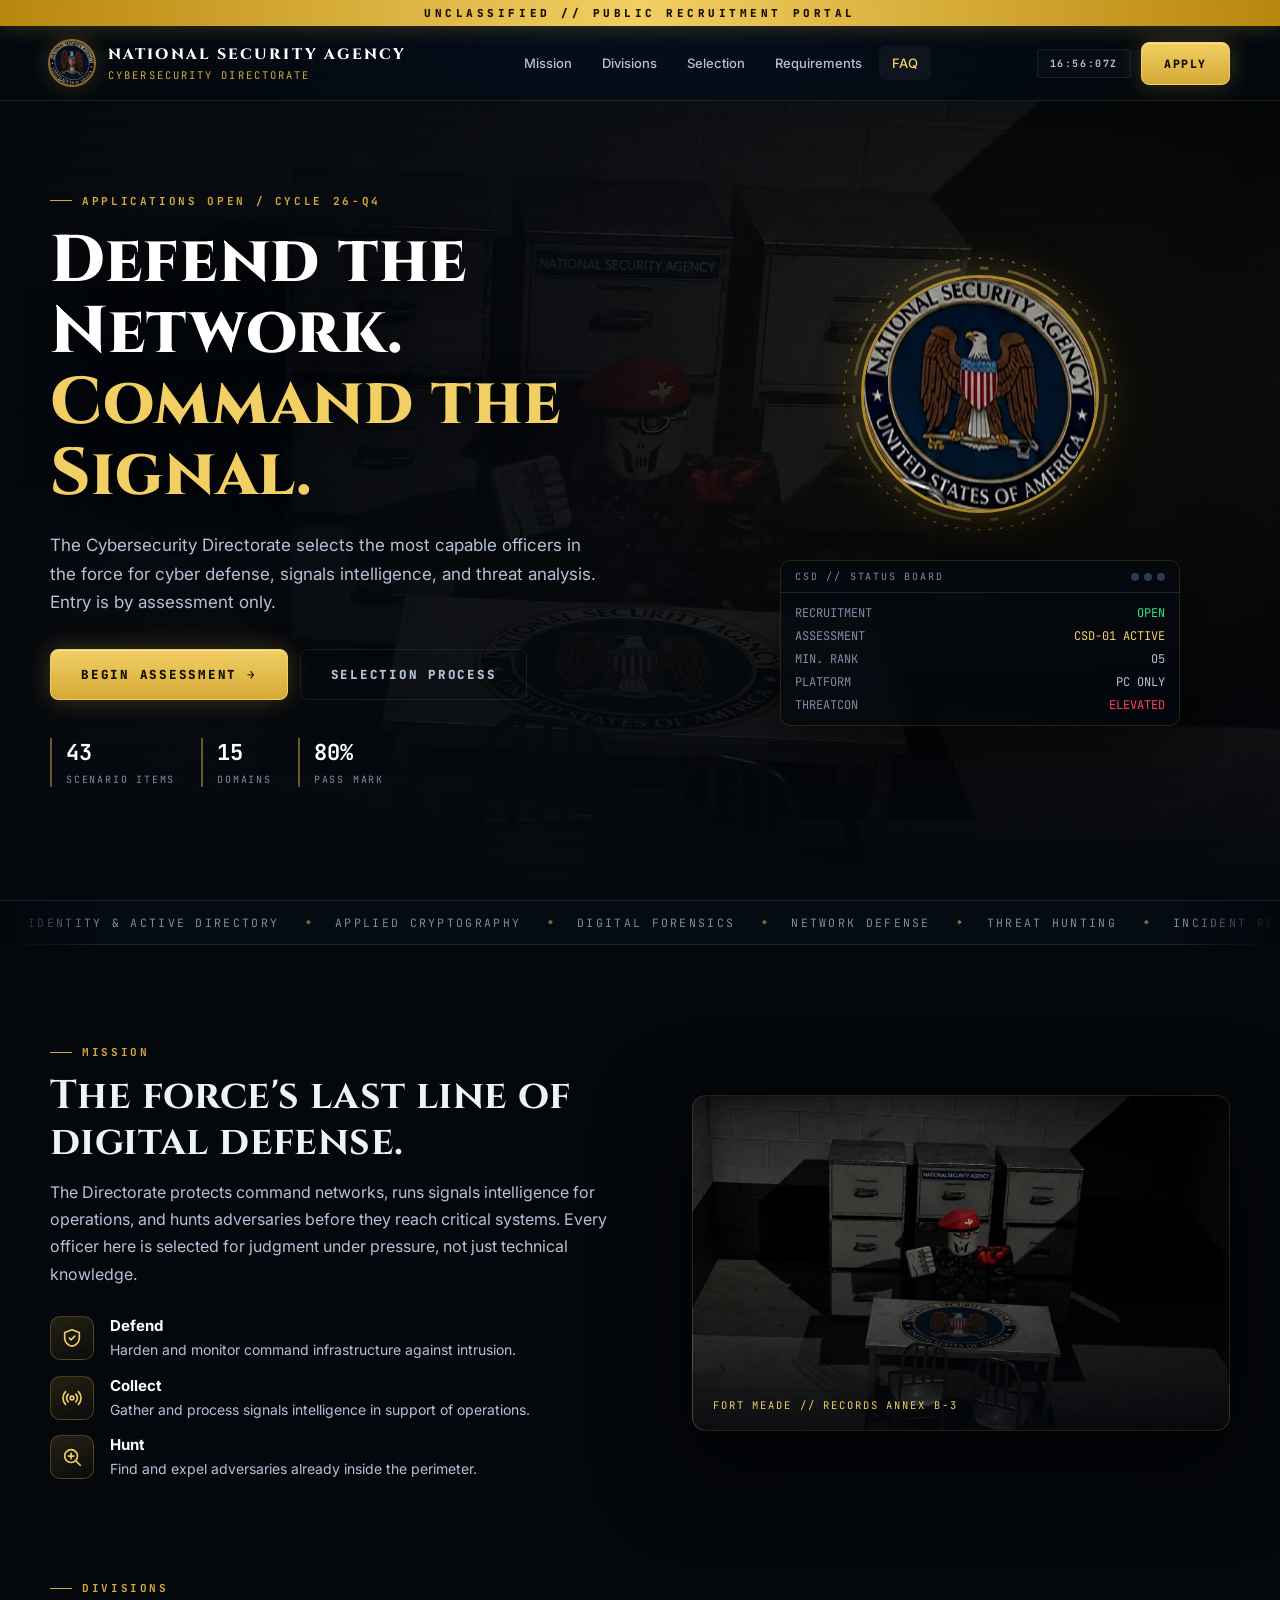
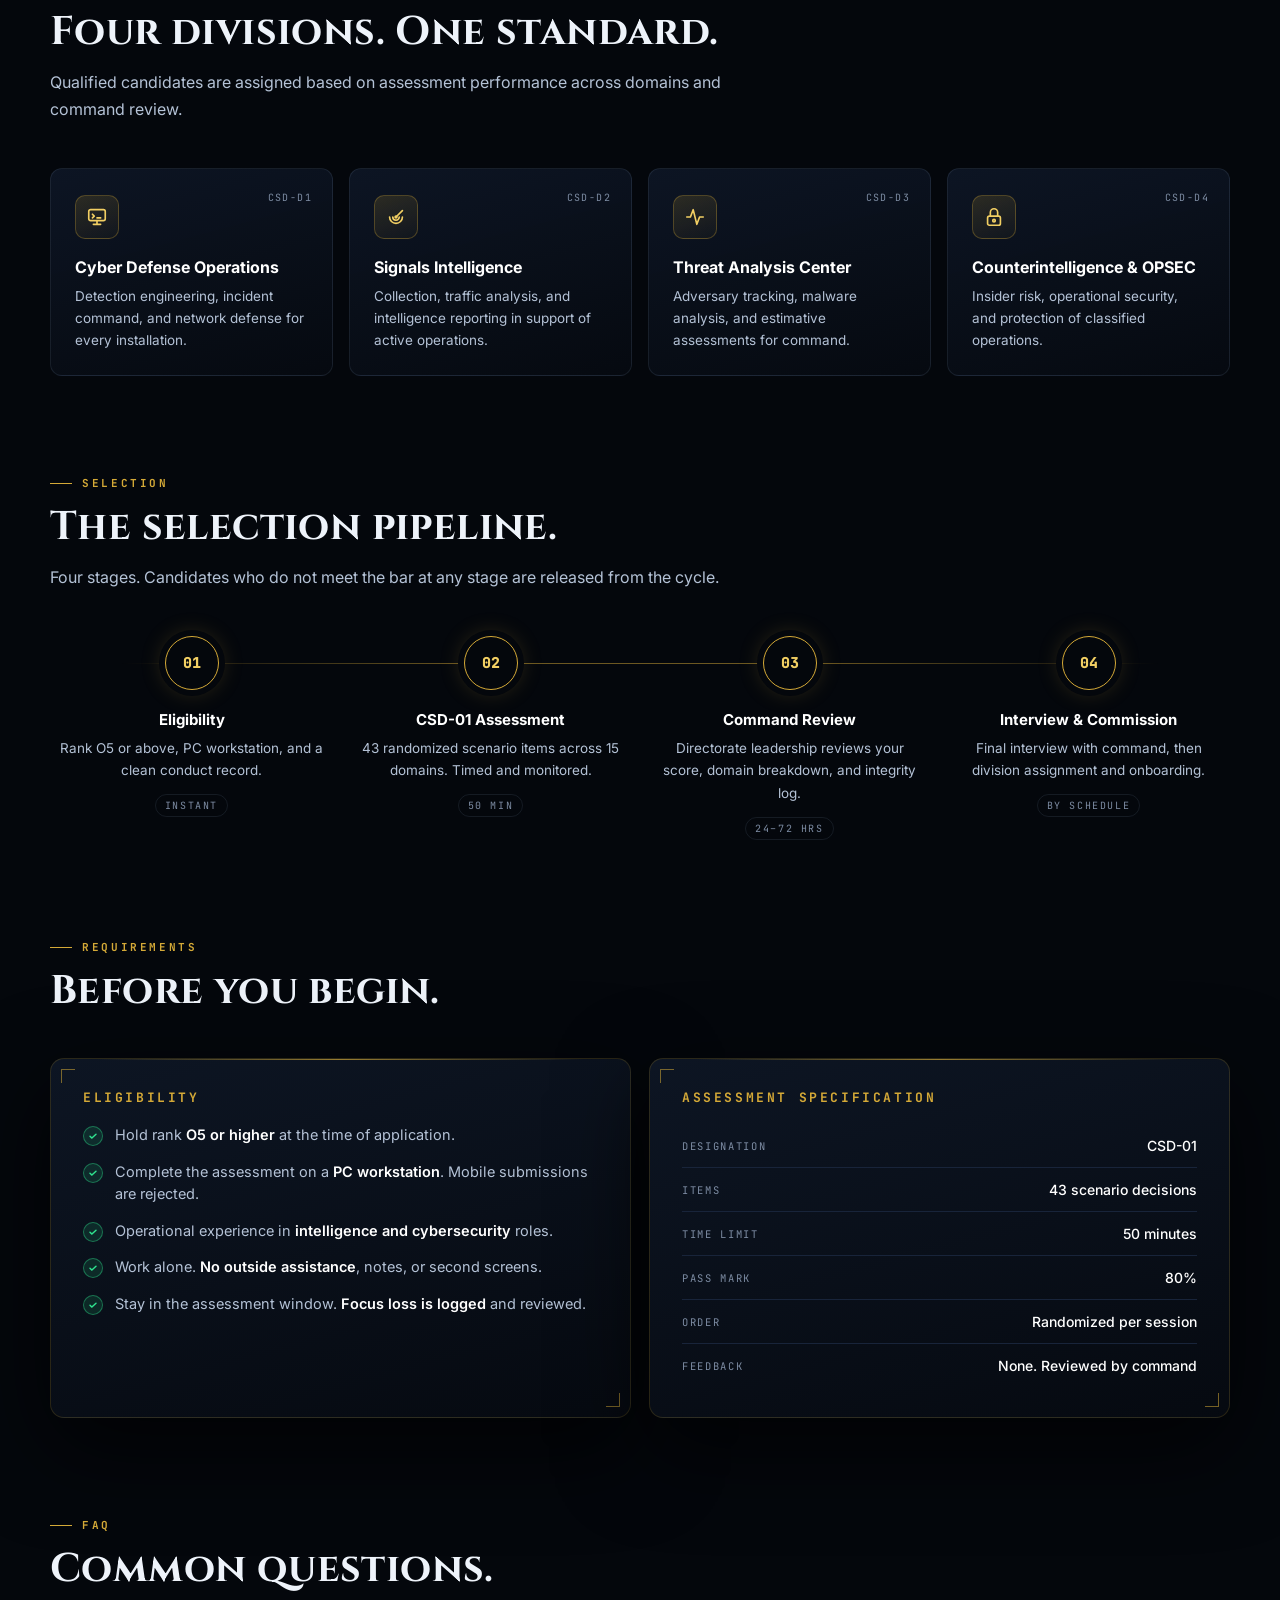
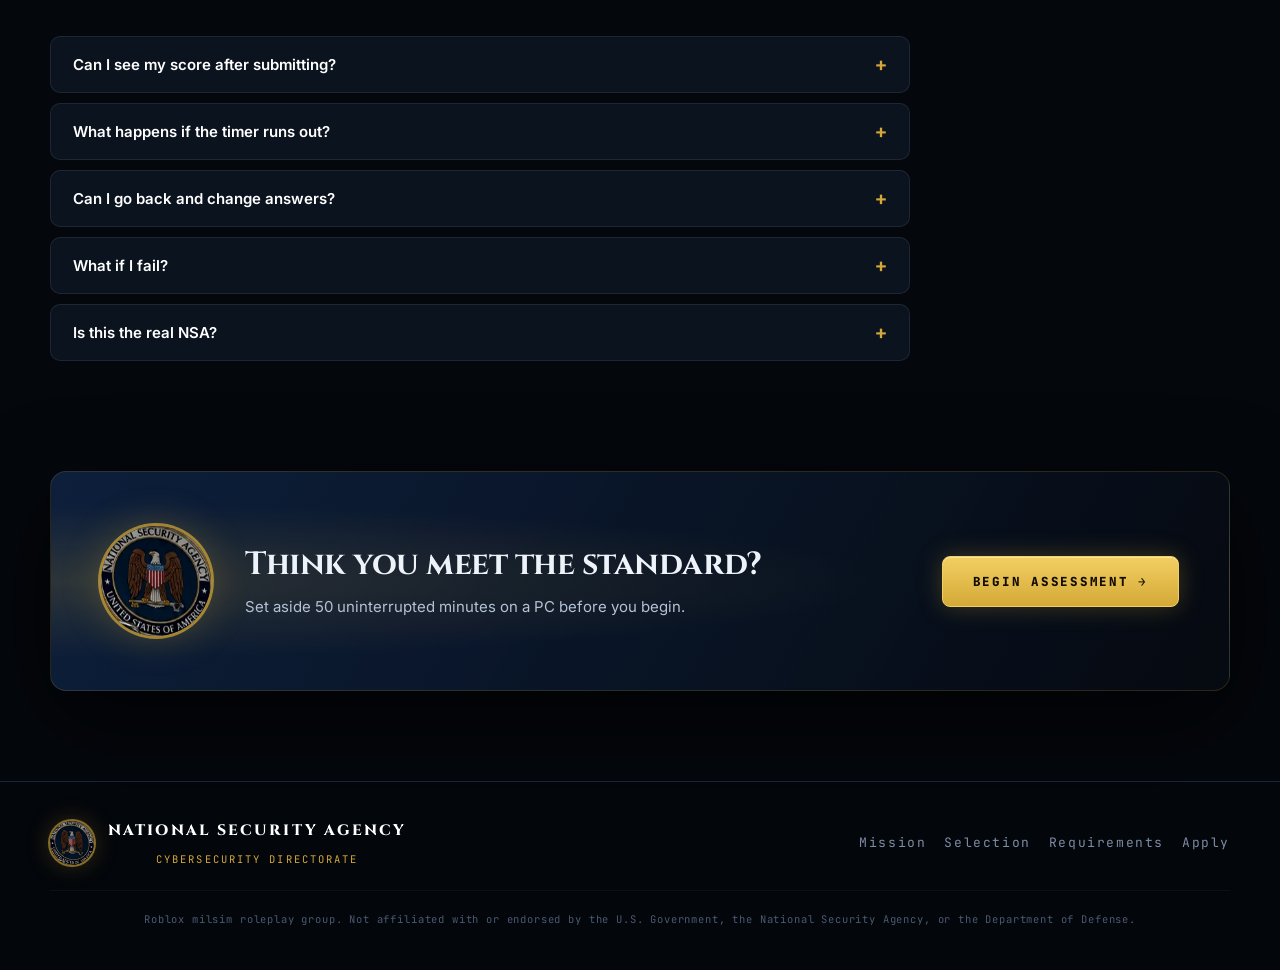
<file: index.html>
<!DOCTYPE html>
<html lang="en" class="no-js">
<head>
<meta charset="UTF-8">
<meta name="viewport" content="width=device-width, initial-scale=1.0">
<title>National Security Agency | Cybersecurity Directorate</title>
<meta name="description" content="Recruitment portal for the National Security Agency Cybersecurity Directorate, a Roblox milsim roleplay division.">
<meta name="theme-color" content="#04070c">
<meta property="og:title" content="National Security Agency | Cybersecurity Directorate">
<meta property="og:description" content="Elite personnel screening for the NSA Cybersecurity Directorate. Roblox milsim roleplay.">
<meta property="og:image" content="assets/img/og.jpg">
<meta property="og:type" content="website">
<meta name="twitter:card" content="summary_large_image">
<link rel="icon" type="image/png" href="assets/img/favicon.png">
<link rel="apple-touch-icon" href="assets/img/apple-touch-icon.png">
<link rel="preconnect" href="https://fonts.googleapis.com">
<link rel="preconnect" href="https://fonts.gstatic.com" crossorigin>
<link href="https://fonts.googleapis.com/css2?family=Inter:wght@300;400;500;600;700;800;900&family=JetBrains+Mono:wght@400;500;700;800&family=Cinzel:wght@600;700;800&display=swap" rel="stylesheet">
<link rel="preload" as="image" href="assets/img/hero.webp">
<link rel="stylesheet" href="assets/css/site.css">
</head>
<body>
<div class="classbar">UNCLASSIFIED // PUBLIC RECRUITMENT PORTAL</div>
<header class="site-header">
  <div class="inner">
    <a class="brand" href="./">
      <img src="assets/img/seal.webp" alt="National Security Agency seal" width="44" height="44">
      <div>
        <strong>NATIONAL SECURITY AGENCY</strong>
        <span>CYBERSECURITY DIRECTORATE</span>
      </div>
    </a>
    <nav class="navlinks" aria-label="Primary">
      <a href="#mission">Mission</a>
      <a href="#divisions">Divisions</a>
      <a href="#selection">Selection</a>
      <a href="#requirements">Requirements</a>
      <a href="#faq">FAQ</a>
    </nav>
    <div class="nav-cta">
      <span class="chip" id="clockChip">00:00:00Z</span>
      <a class="btn primary" href="apply.html" style="text-decoration: none;">Apply</a>
      <button class="menu-btn" type="button" aria-label="Toggle navigation" aria-expanded="false"><i></i></button>
    </div>
  </div>
</header>

<main>
  <section class="landing-hero">
    <div class="bgimg" aria-hidden="true"></div>
    <div class="inner">
      <div>
        <div class="eyebrow">Applications Open / Cycle 26-Q4</div>
        <h1>Defend the Network.<br><em>Command the Signal.</em></h1>
        <p class="lead">The Cybersecurity Directorate selects the most capable officers in the force for cyber defense, signals intelligence, and threat analysis. Entry is by assessment only.</p>
        <div class="hero-actions">
          <a class="btn primary lg" href="apply.html">Begin Assessment &rarr;</a>
          <a class="btn ghost lg" href="#selection">Selection Process</a>
        </div>
        <div class="hero-meta">
          <div><b data-count="43">43</b><span>Scenario items</span></div>
          <div><b data-count="15">15</b><span>Domains</span></div>
          <div><b data-count="80" data-suffix="%">80%</b><span>Pass mark</span></div>
        </div>
      </div>
      <div class="hero-visual">
        <div class="seal-wrap">
          <svg viewBox="0 0 200 200" aria-hidden="true">
            <circle class="ring-a" cx="100" cy="100" r="97" fill="none" stroke="#d4a937" stroke-opacity="0.55" stroke-width="1" stroke-dasharray="2 6"/>
            <circle class="ring-b" cx="100" cy="100" r="90" fill="none" stroke="#f2cf63" stroke-opacity="0.35" stroke-width="2" stroke-dasharray="40 14 6 14"/>
          </svg>
          <img src="assets/img/seal.webp" alt="National Security Agency seal">
        </div>
        <div class="console" role="status">
          <div class="bar"><span>CSD // STATUS BOARD</span><i><b></b></i></div>
          <div class="rows">
            <div class="row"><span>RECRUITMENT</span><span class="ok">OPEN</span></div>
            <div class="row"><span>ASSESSMENT</span><span class="gd">CSD-01 ACTIVE</span></div>
            <div class="row"><span>MIN. RANK</span><span>O5</span></div>
            <div class="row"><span>PLATFORM</span><span>PC ONLY</span></div>
            <div class="row"><span>THREATCON</span><span class="rd">ELEVATED</span></div>
          </div>
        </div>
      </div>
    </div>
  </section>

  <div class="ticker" aria-hidden="true">
    <div class="track">
      <span>Identity &amp; Active Directory</span><span>Applied Cryptography</span><span>Digital Forensics</span><span>Network Defense</span><span>Threat Hunting</span><span>Incident Response</span><span>Cloud Security</span><span>Supply Chain</span><span>Intelligence Analysis</span><span>OT / ICS Security</span><span>Exploitation &amp; Mitigation</span><span>Malware Analysis</span><span>Command Judgment</span>
      <span>Identity &amp; Active Directory</span><span>Applied Cryptography</span><span>Digital Forensics</span><span>Network Defense</span><span>Threat Hunting</span><span>Incident Response</span><span>Cloud Security</span><span>Supply Chain</span><span>Intelligence Analysis</span><span>OT / ICS Security</span><span>Exploitation &amp; Mitigation</span><span>Malware Analysis</span><span>Command Judgment</span>
    </div>
  </div>

  <section class="section" id="mission">
    <div class="split">
      <div class="reveal">
        <div class="eyebrow">Mission</div>
        <div class="section-head" style="margin-bottom: 0;">
          <h2>The force's last line of digital defense.</h2>
          <p>The Directorate protects command networks, runs signals intelligence for operations, and hunts adversaries before they reach critical systems. Every officer here is selected for judgment under pressure, not just technical knowledge.</p>
        </div>
        <div class="pillars">
          <div class="pillar">
            <span class="ic"><svg viewBox="0 0 24 24" fill="none" stroke="currentColor" stroke-width="1.8" stroke-linecap="round" stroke-linejoin="round"><path d="M12 3l8 3v6c0 4.5-3.4 8.2-8 9-4.6-.8-8-4.5-8-9V6l8-3z"/><path d="M9 12l2 2 4-4"/></svg></span>
            <div><b>Defend</b><p>Harden and monitor command infrastructure against intrusion.</p></div>
          </div>
          <div class="pillar">
            <span class="ic"><svg viewBox="0 0 24 24" fill="none" stroke="currentColor" stroke-width="1.8" stroke-linecap="round" stroke-linejoin="round"><circle cx="12" cy="12" r="2"/><path d="M16.2 7.8a6 6 0 010 8.4M7.8 16.2a6 6 0 010-8.4M19 5a10 10 0 010 14M5 19A10 10 0 015 5"/></svg></span>
            <div><b>Collect</b><p>Gather and process signals intelligence in support of operations.</p></div>
          </div>
          <div class="pillar">
            <span class="ic"><svg viewBox="0 0 24 24" fill="none" stroke="currentColor" stroke-width="1.8" stroke-linecap="round" stroke-linejoin="round"><circle cx="11" cy="11" r="7"/><path d="M21 21l-4.3-4.3M11 8v6M8 11h6"/></svg></span>
            <div><b>Hunt</b><p>Find and expel adversaries already inside the perimeter.</p></div>
          </div>
        </div>
      </div>
      <figure class="figure reveal" style="margin: 0;">
        <figcaption>Fort Meade // Records Annex B-3</figcaption>
      </figure>
    </div>
  </section>

  <section class="section" id="divisions">
    <div class="section-head reveal">
      <div class="eyebrow">Divisions</div>
      <h2>Four divisions. One standard.</h2>
      <p>Qualified candidates are assigned based on assessment performance across domains and command review.</p>
    </div>
    <div class="cards">
      <article class="card reveal">
        <span class="code">CSD-D1</span>
        <span class="ic"><svg viewBox="0 0 24 24" fill="none" stroke="currentColor" stroke-width="1.8" stroke-linecap="round" stroke-linejoin="round"><rect x="3" y="4" width="18" height="12" rx="2"/><path d="M8 20h8M12 16v4M7 9l2 2-2 2M12 13h4"/></svg></span>
        <h3>Cyber Defense Operations</h3>
        <p>Detection engineering, incident command, and network defense for every installation.</p>
      </article>
      <article class="card reveal">
        <span class="code">CSD-D2</span>
        <span class="ic"><svg viewBox="0 0 24 24" fill="none" stroke="currentColor" stroke-width="1.8" stroke-linecap="round" stroke-linejoin="round"><path d="M12 12l7-7M5 12a7 7 0 1014 0"/><path d="M8.5 12a3.5 3.5 0 107 0"/><circle cx="12" cy="12" r="1"/></svg></span>
        <h3>Signals Intelligence</h3>
        <p>Collection, traffic analysis, and intelligence reporting in support of active operations.</p>
      </article>
      <article class="card reveal">
        <span class="code">CSD-D3</span>
        <span class="ic"><svg viewBox="0 0 24 24" fill="none" stroke="currentColor" stroke-width="1.8" stroke-linecap="round" stroke-linejoin="round"><path d="M3 12h4l3-8 4 16 3-8h4"/></svg></span>
        <h3>Threat Analysis Center</h3>
        <p>Adversary tracking, malware analysis, and estimative assessments for command.</p>
      </article>
      <article class="card reveal">
        <span class="code">CSD-D4</span>
        <span class="ic"><svg viewBox="0 0 24 24" fill="none" stroke="currentColor" stroke-width="1.8" stroke-linecap="round" stroke-linejoin="round"><rect x="5" y="11" width="14" height="10" rx="2"/><path d="M8 11V7a4 4 0 018 0v4"/><circle cx="12" cy="16" r="1.4"/></svg></span>
        <h3>Counterintelligence &amp; OPSEC</h3>
        <p>Insider risk, operational security, and protection of classified operations.</p>
      </article>
    </div>
  </section>

  <section class="section" id="selection">
    <div class="section-head reveal">
      <div class="eyebrow">Selection</div>
      <h2>The selection pipeline.</h2>
      <p>Four stages. Candidates who do not meet the bar at any stage are released from the cycle.</p>
    </div>
    <div class="steps">
      <div class="step reveal">
        <div class="node">01</div>
        <h3>Eligibility</h3>
        <p>Rank O5 or above, PC workstation, and a clean conduct record.</p>
        <span class="dur">INSTANT</span>
      </div>
      <div class="step reveal">
        <div class="node">02</div>
        <h3>CSD-01 Assessment</h3>
        <p>43 randomized scenario items across 15 domains. Timed and monitored.</p>
        <span class="dur">50 MIN</span>
      </div>
      <div class="step reveal">
        <div class="node">03</div>
        <h3>Command Review</h3>
        <p>Directorate leadership reviews your score, domain breakdown, and integrity log.</p>
        <span class="dur">24–72 HRS</span>
      </div>
      <div class="step reveal">
        <div class="node">04</div>
        <h3>Interview &amp; Commission</h3>
        <p>Final interview with command, then division assignment and onboarding.</p>
        <span class="dur">BY SCHEDULE</span>
      </div>
    </div>
  </section>

  <section class="section" id="requirements">
    <div class="section-head reveal">
      <div class="eyebrow">Requirements</div>
      <h2>Before you begin.</h2>
    </div>
    <div class="req-grid">
      <div class="panel reveal">
        <span class="corner tl"></span><span class="corner br"></span>
        <h3>Eligibility</h3>
        <ul class="checklist">
          <li><span>Hold rank <b>O5 or higher</b> at the time of application.</span></li>
          <li><span>Complete the assessment on a <b>PC workstation</b>. Mobile submissions are rejected.</span></li>
          <li><span>Operational experience in <b>intelligence and cybersecurity</b> roles.</span></li>
          <li><span>Work alone. <b>No outside assistance</b>, notes, or second screens.</span></li>
          <li><span>Stay in the assessment window. <b>Focus loss is logged</b> and reviewed.</span></li>
        </ul>
      </div>
      <div class="panel reveal">
        <span class="corner tl"></span><span class="corner br"></span>
        <h3>Assessment Specification</h3>
        <dl class="spec">
          <dt>Designation</dt><dd>CSD-01</dd>
          <dt>Items</dt><dd>43 scenario decisions</dd>
          <dt>Time limit</dt><dd>50 minutes</dd>
          <dt>Pass mark</dt><dd>80%</dd>
          <dt>Order</dt><dd>Randomized per session</dd>
          <dt>Feedback</dt><dd>None. Reviewed by command</dd>
        </dl>
      </div>
    </div>
  </section>

  <section class="section" id="faq">
    <div class="section-head reveal">
      <div class="eyebrow">FAQ</div>
      <h2>Common questions.</h2>
    </div>
    <div class="faq reveal">
      <details>
        <summary>Can I see my score after submitting?</summary>
        <p>No. The terminal only confirms transmission and gives you a submission reference. Command reviews scores and domain breakdowns directly.</p>
      </details>
      <details>
        <summary>What happens if the timer runs out?</summary>
        <p>Your responses are submitted automatically. Unanswered items are scored as incorrect.</p>
      </details>
      <details>
        <summary>Can I go back and change answers?</summary>
        <p>Yes. Use the item navigator or flag items for review. Once you transmit, your responses are sealed.</p>
      </details>
      <details>
        <summary>What if I fail?</summary>
        <p>You may reapply in the next recruitment cycle. Command may also release you early for integrity events.</p>
      </details>
      <details>
        <summary>Is this the real NSA?</summary>
        <p>No. This is a Roblox milsim roleplay group. It is not affiliated with or endorsed by the U.S. Government.</p>
      </details>
    </div>
  </section>

  <section class="cta-band reveal">
    <img src="assets/img/seal.webp" alt="National Security Agency seal">
    <div>
      <h2>Think you meet the standard?</h2>
      <p>Set aside 50 uninterrupted minutes on a PC before you begin.</p>
    </div>
    <a class="btn primary lg" href="apply.html">Begin Assessment &rarr;</a>
  </section>
</main>

<footer class="site-footer">
  <div class="inner">
    <a class="brand" href="./">
      <img src="assets/img/seal.webp" alt="" width="44" height="44">
      <div>
        <strong>NATIONAL SECURITY AGENCY</strong>
        <span>CYBERSECURITY DIRECTORATE</span>
      </div>
    </a>
    <div class="links">
      <a href="#mission">Mission</a>
      <a href="#selection">Selection</a>
      <a href="#requirements">Requirements</a>
      <a href="apply.html">Apply</a>
    </div>
    <div class="disc">Roblox milsim roleplay group. Not affiliated with or endorsed by the U.S. Government, the National Security Agency, or the Department of Defense.</div>
  </div>
</footer>
<script src="assets/js/site.js"></script>
</body>
</html>
</file>
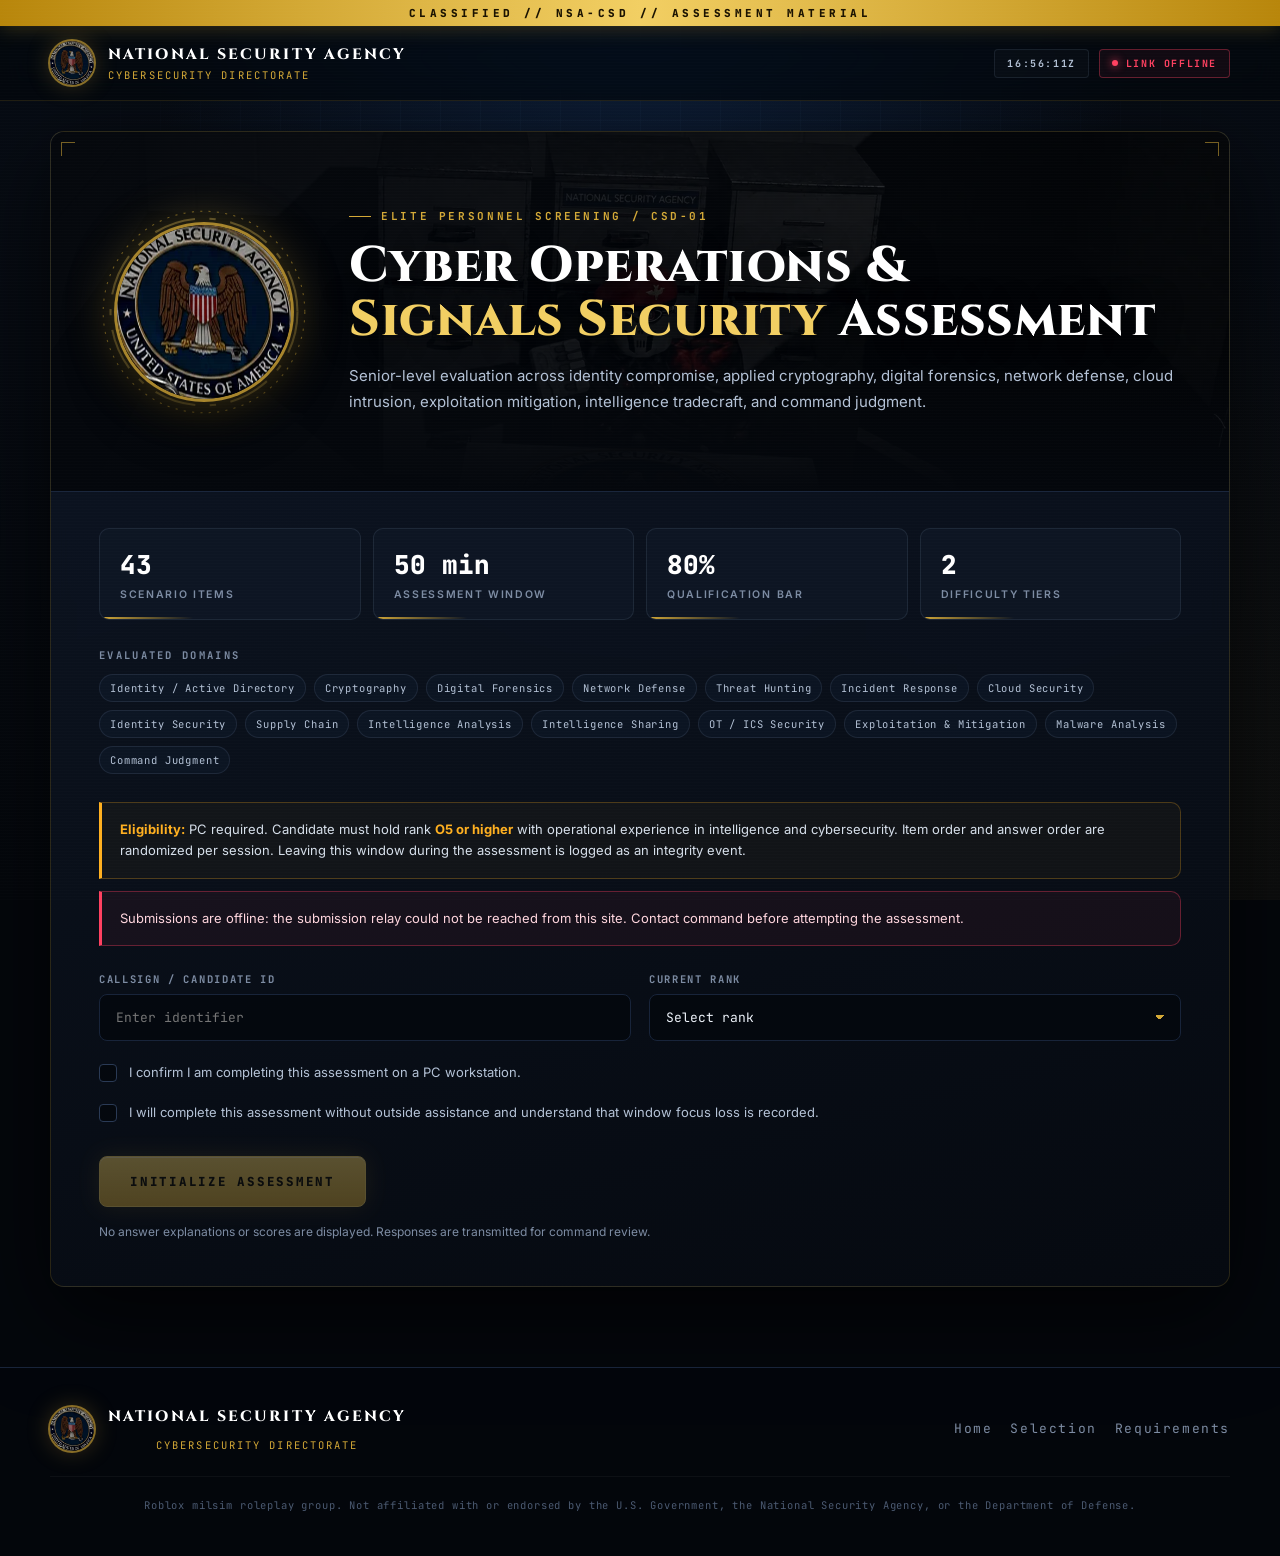
<file: apply.html>
<!DOCTYPE html>
<html lang="en" class="no-js">
<head>
<meta charset="UTF-8">
<meta name="viewport" content="width=device-width, initial-scale=1.0">
<title>CSD-01 Assessment | National Security Agency</title>
<meta name="description" content="CSD-01 Cyber Operations and Signals Security Assessment for the NSA Cybersecurity Directorate. Roblox milsim roleplay.">
<meta name="theme-color" content="#04070c">
<meta property="og:title" content="CSD-01 Assessment | National Security Agency">
<meta property="og:description" content="Elite personnel screening for the NSA Cybersecurity Directorate. Roblox milsim roleplay.">
<meta property="og:image" content="assets/img/og.jpg">
<meta name="twitter:card" content="summary_large_image">
<meta name="robots" content="noindex">
<link rel="icon" type="image/png" href="assets/img/favicon.png">
<link rel="apple-touch-icon" href="assets/img/apple-touch-icon.png">
<link rel="preconnect" href="https://fonts.googleapis.com">
<link rel="preconnect" href="https://fonts.gstatic.com" crossorigin>
<link href="https://fonts.googleapis.com/css2?family=Inter:wght@300;400;500;600;700;800;900&family=JetBrains+Mono:wght@400;500;700;800&family=Cinzel:wght@600;700;800&display=swap" rel="stylesheet">
<link rel="stylesheet" href="assets/css/site.css">
</head>
<body>
<div class="classbar">CLASSIFIED // NSA-CSD // ASSESSMENT MATERIAL</div>
<header class="site-header">
  <div class="inner">
    <a class="brand" href="./">
      <img src="assets/img/seal.webp" alt="National Security Agency seal" width="44" height="44">
      <div>
        <strong>NATIONAL SECURITY AGENCY</strong>
        <span>CYBERSECURITY DIRECTORATE</span>
      </div>
    </a>
    <div class="nav-cta">
      <span class="chip" id="clockChip">00:00:00Z</span>
      <span class="chip live" id="statusChip">CHECKING LINK</span>
    </div>
  </div>
</header>
<div class="wrap">
<section id="gate" class="panel hero">
  <div class="hero-media">
    <div class="seal-wrap">
      <svg viewBox="0 0 200 200" aria-hidden="true">
        <circle class="ring-a" cx="100" cy="100" r="96" fill="none" stroke="#d4a937" stroke-opacity="0.55" stroke-width="1" stroke-dasharray="2 6"/>
        <circle class="ring-b" cx="100" cy="100" r="89" fill="none" stroke="#f2cf63" stroke-opacity="0.35" stroke-width="2" stroke-dasharray="40 14 6 14"/>
      </svg>
      <img src="assets/img/seal.webp" alt="National Security Agency seal">
    </div>
    <div>
      <div class="eyebrow">Elite Personnel Screening / CSD-01</div>
      <h1>Cyber Operations &amp;<br><em>Signals Security</em> Assessment</h1>
      <p>Senior-level evaluation across identity compromise, applied cryptography, digital forensics, network defense, cloud intrusion, exploitation mitigation, intelligence tradecraft, and command judgment.</p>
    </div>
    <span class="corner tl"></span><span class="corner tr"></span>
  </div>
  <div class="hero-body">
    <div class="grid">
      <div class="stat"><b id="statQ">—</b><span>Scenario items</span></div>
      <div class="stat"><b id="statT">—</b><span>Assessment window</span></div>
      <div class="stat"><b id="statP">—</b><span>Qualification bar</span></div>
      <div class="stat"><b>2</b><span>Difficulty tiers</span></div>
    </div>
    <div class="section-label">Evaluated Domains</div>
    <div class="domains" id="domains"></div>
    <div class="notice"><b>Eligibility:</b> PC required. Candidate must hold rank <b>O5 or higher</b> with operational experience in intelligence and cybersecurity. Item order and answer order are randomized per session. Leaving this window during the assessment is logged as an integrity event.</div>
    <div class="notice offline hidden" id="offlineNotice" role="alert"></div>
    <div class="formgrid">
      <div class="field" id="fCallsign">
        <label for="callsign">Callsign / Candidate ID</label>
        <input id="callsign" type="text" maxlength="40" placeholder="Enter identifier" autocomplete="off" spellcheck="false">
      </div>
      <div class="field" id="fRank">
        <label for="rank">Current Rank</label>
        <select id="rank">
          <option value="">Select rank</option>
          <option>O5</option>
          <option>O6</option>
          <option>O7</option>
          <option>O8</option>
          <option>O9</option>
          <option>O10</option>
        </select>
      </div>
    </div>
    <div class="checks">
      <label class="checkbox-label" id="lPc"><input id="pc" type="checkbox"><span>I confirm I am completing this assessment on a PC workstation.</span></label>
      <label class="checkbox-label" id="lAck"><input id="ack" type="checkbox"><span>I will complete this assessment without outside assistance and understand that window focus loss is recorded.</span></label>
    </div>
    <div class="turnstile hidden" id="turnstileBox"></div>
    <button class="btn primary lg" id="startBtn" type="button" disabled>Initialize Assessment</button>
    <p class="small" style="margin-top: 16px;">No answer explanations or scores are displayed. Responses are transmitted for command review.</p>
  </div>
</section>

<section id="boot" class="panel boot hidden" aria-live="polite"></section>

<section id="test" class="hidden">
  <div class="exam">
    <div class="panel qcard">
      <span class="corner tl"></span><span class="corner br"></span>
      <div class="qhead">
        <div>
          <div class="eyebrow">Live Evaluation</div>
          <h2 id="sectionTitle">Domain</h2>
          <div class="tags"><span class="tag" id="tier">Tier</span><span class="tag" id="candidateMeta"></span></div>
        </div>
        <div class="qnum"><b id="qnumCur">01</b><span id="qnumTot">/ 00</span></div>
      </div>
      <div class="progress"><i id="bar"></i></div>
      <div id="question"></div>
      <div class="footerrow">
        <div class="grp">
          <button class="btn ghost" id="prevBtn" type="button">&larr; Previous</button>
          <button class="btn ghost" id="flagBtn" type="button">Flag for Review</button>
        </div>
        <button class="btn primary" id="nextBtn" type="button">Continue &rarr;</button>
      </div>
      <div class="hints">
        <span><kbd>1</kbd>–<kbd>4</kbd> select</span>
        <span><kbd>&larr;</kbd><kbd>&rarr;</kbd> navigate</span>
        <span><kbd>F</kbd> flag</span>
        <span><kbd>Enter</kbd> continue</span>
      </div>
    </div>
    <aside class="side">
      <div class="panel">
        <div class="clock" id="clock">
          <svg viewBox="0 0 100 100" aria-hidden="true">
            <circle class="trk" cx="50" cy="50" r="44" fill="none" stroke-width="7"/>
            <circle class="arc" id="arc" cx="50" cy="50" r="44" fill="none" stroke-width="7" stroke-dasharray="276.46" stroke-dashoffset="0"/>
          </svg>
          <div><span>TIME REMAINING</span><b id="timer">00:00</b></div>
        </div>
        <div class="kpis">
          <div><b id="kAns">0</b><span>Answered</span></div>
          <div><b id="kFlag">0</b><span>Flagged</span></div>
          <div><b id="kLeft">0</b><span>Open</span></div>
        </div>
      </div>
      <div class="panel">
        <div class="section-label">Item Navigator</div>
        <div class="nav" id="nav"></div>
        <div class="legend">
          <span><i style="background: rgba(212,169,55,0.5)"></i>Answered</span>
          <span><i style="background: var(--amber); border-radius: 50%"></i>Flagged</span>
          <span><i style="outline: 2px solid var(--blue)"></i>Current</span>
        </div>
        <div style="margin-top: 16px;"><button class="btn danger" id="reviewBtn" type="button" style="width: 100%">Review &amp; Submit</button></div>
      </div>
      <div class="panel">
        <div class="integrity"><span>FOCUS EVENTS</span><b id="focusCount">0</b></div>
      </div>
    </aside>
  </div>
</section>

<section id="review" class="panel review hidden">
  <span class="corner tl"></span><span class="corner br"></span>
  <div class="eyebrow">Pre-Transmission Review</div>
  <h2>Confirm Submission</h2>
  <p style="margin-top: 10px;">Once transmitted, responses are sealed and cannot be modified. Select any item below to return to it.</p>
  <div class="review-grid">
    <div class="stat"><b id="rvAns">0</b><span>Answered</span></div>
    <div class="stat"><b id="rvOpen">0</b><span>Unanswered</span></div>
    <div class="stat"><b id="rvFlag">0</b><span>Flagged</span></div>
  </div>
  <div id="rvOpenWrap"><div class="section-label">Unanswered Items</div><div class="review-list red" id="rvOpenList"></div></div>
  <div id="rvFlagWrap" style="margin-top: 18px;"><div class="section-label">Flagged Items</div><div class="review-list amber" id="rvFlagList"></div></div>
  <div class="footerrow">
    <button class="btn ghost" id="backBtn" type="button">&larr; Return to Assessment</button>
    <button class="btn primary" id="submitBtn" type="button">Transmit Responses</button>
  </div>
</section>

<section id="result" class="panel result hidden">
  <span class="corner tl"></span><span class="corner tr"></span><span class="corner bl"></span><span class="corner br"></span>
  <div class="seal-wrap">
    <svg viewBox="0 0 200 200" aria-hidden="true">
      <circle class="ring-a" cx="100" cy="100" r="96" fill="none" stroke="#2fe38f" stroke-opacity="0.5" stroke-width="1" stroke-dasharray="2 6"/>
      <circle class="ring-b" cx="100" cy="100" r="89" fill="none" stroke="#d4a937" stroke-opacity="0.4" stroke-width="2" stroke-dasharray="40 14 6 14"/>
    </svg>
    <img src="assets/img/seal.webp" alt="National Security Agency seal">
  </div>
  <div class="eyebrow" style="justify-content: center;">Assessment Completed</div>
  <div id="resultStatus" class="status pending" aria-live="polite">Encrypting Package</div>
  <div class="tx" id="tx"><i id="txBar"></i></div>
  <p id="resultMsg" style="max-width: 600px; margin: 20px auto 0; color: #dbe4ef;">Sealing responses for transmission.</p>
  <div class="tx-fail hidden" id="txFail">
    <p>If retrying keeps failing, screenshot this screen and send your submission reference to command. Do not retake the assessment.</p>
    <button class="btn danger" id="retryBtn" type="button">Retry Transmission</button>
  </div>
  <div class="resultbox">
    <dl>
      <dt>Candidate</dt><dd id="rCandidate">—</dd>
      <dt>Rank</dt><dd id="rRank">—</dd>
      <dt>Submission Ref</dt><dd class="mono" id="rRef">—</dd>
      <dt>Completed</dt><dd id="rTime">—</dd>
      <dt>Duration</dt><dd id="rDur">—</dd>
      <dt>Status</dt><dd id="rIntegrity">Pending</dd>
    </dl>
  </div>
  <p class="small" style="max-width: 600px; margin: 0 auto 24px;">This terminal does not display qualification scores or item breakdown. A command reviewer will evaluate your submission directly.</p>
  <button class="btn" type="button" onclick="location.reload()">Return to Terminal</button>
</section>

</div>
<div class="toast" id="toast"></div>
<footer class="site-footer" style="margin-top: 20px;">
  <div class="inner">
    <a class="brand" href="./">
      <img src="assets/img/seal.webp" alt="" width="44" height="44">
      <div>
        <strong>NATIONAL SECURITY AGENCY</strong>
        <span>CYBERSECURITY DIRECTORATE</span>
      </div>
    </a>
    <div class="links">
      <a href="./">Home</a>
      <a href="./#selection">Selection</a>
      <a href="./#requirements">Requirements</a>
    </div>
    <div class="disc">Roblox milsim roleplay group. Not affiliated with or endorsed by the U.S. Government, the National Security Agency, or the Department of Defense.</div>
  </div>
</footer>
<script src="assets/js/site.js"></script>
<script src="assets/js/config.js"></script>
<script src="assets/js/assessment.js"></script>
</body>
</html>
</file>
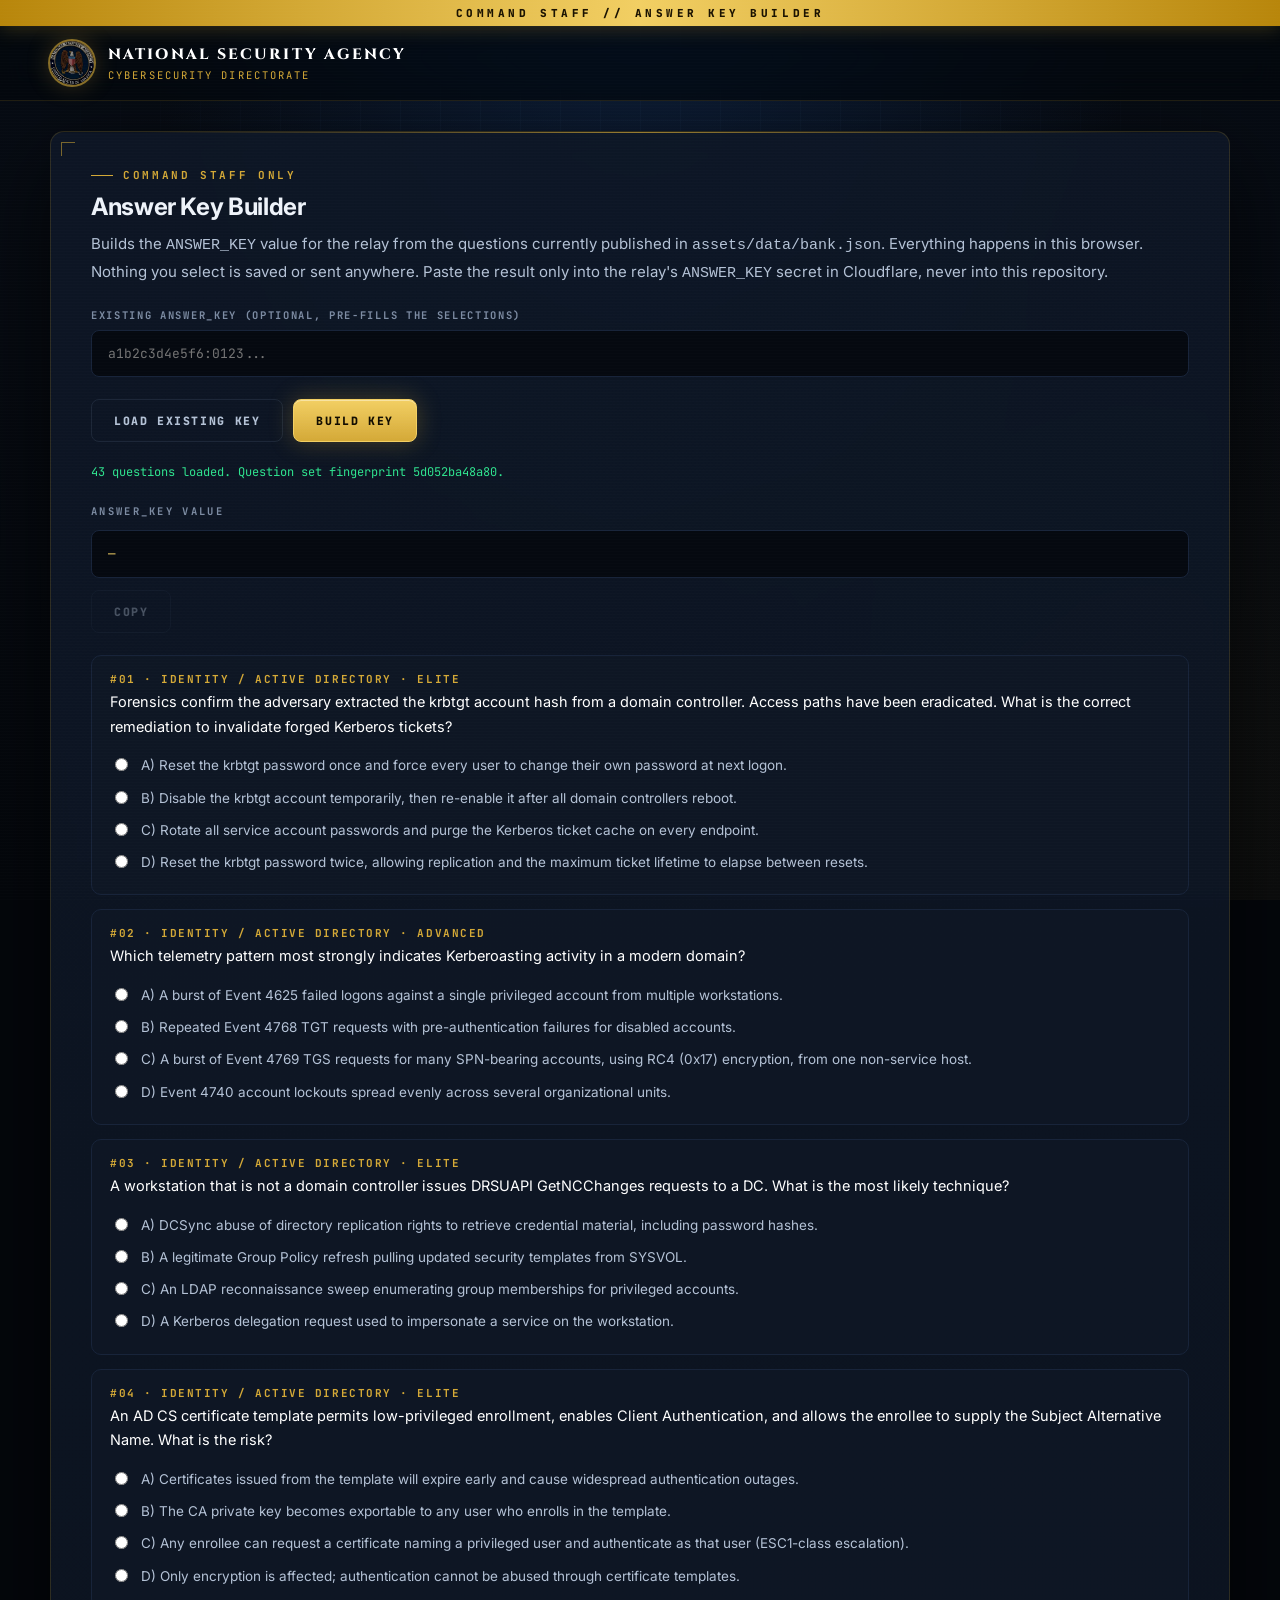
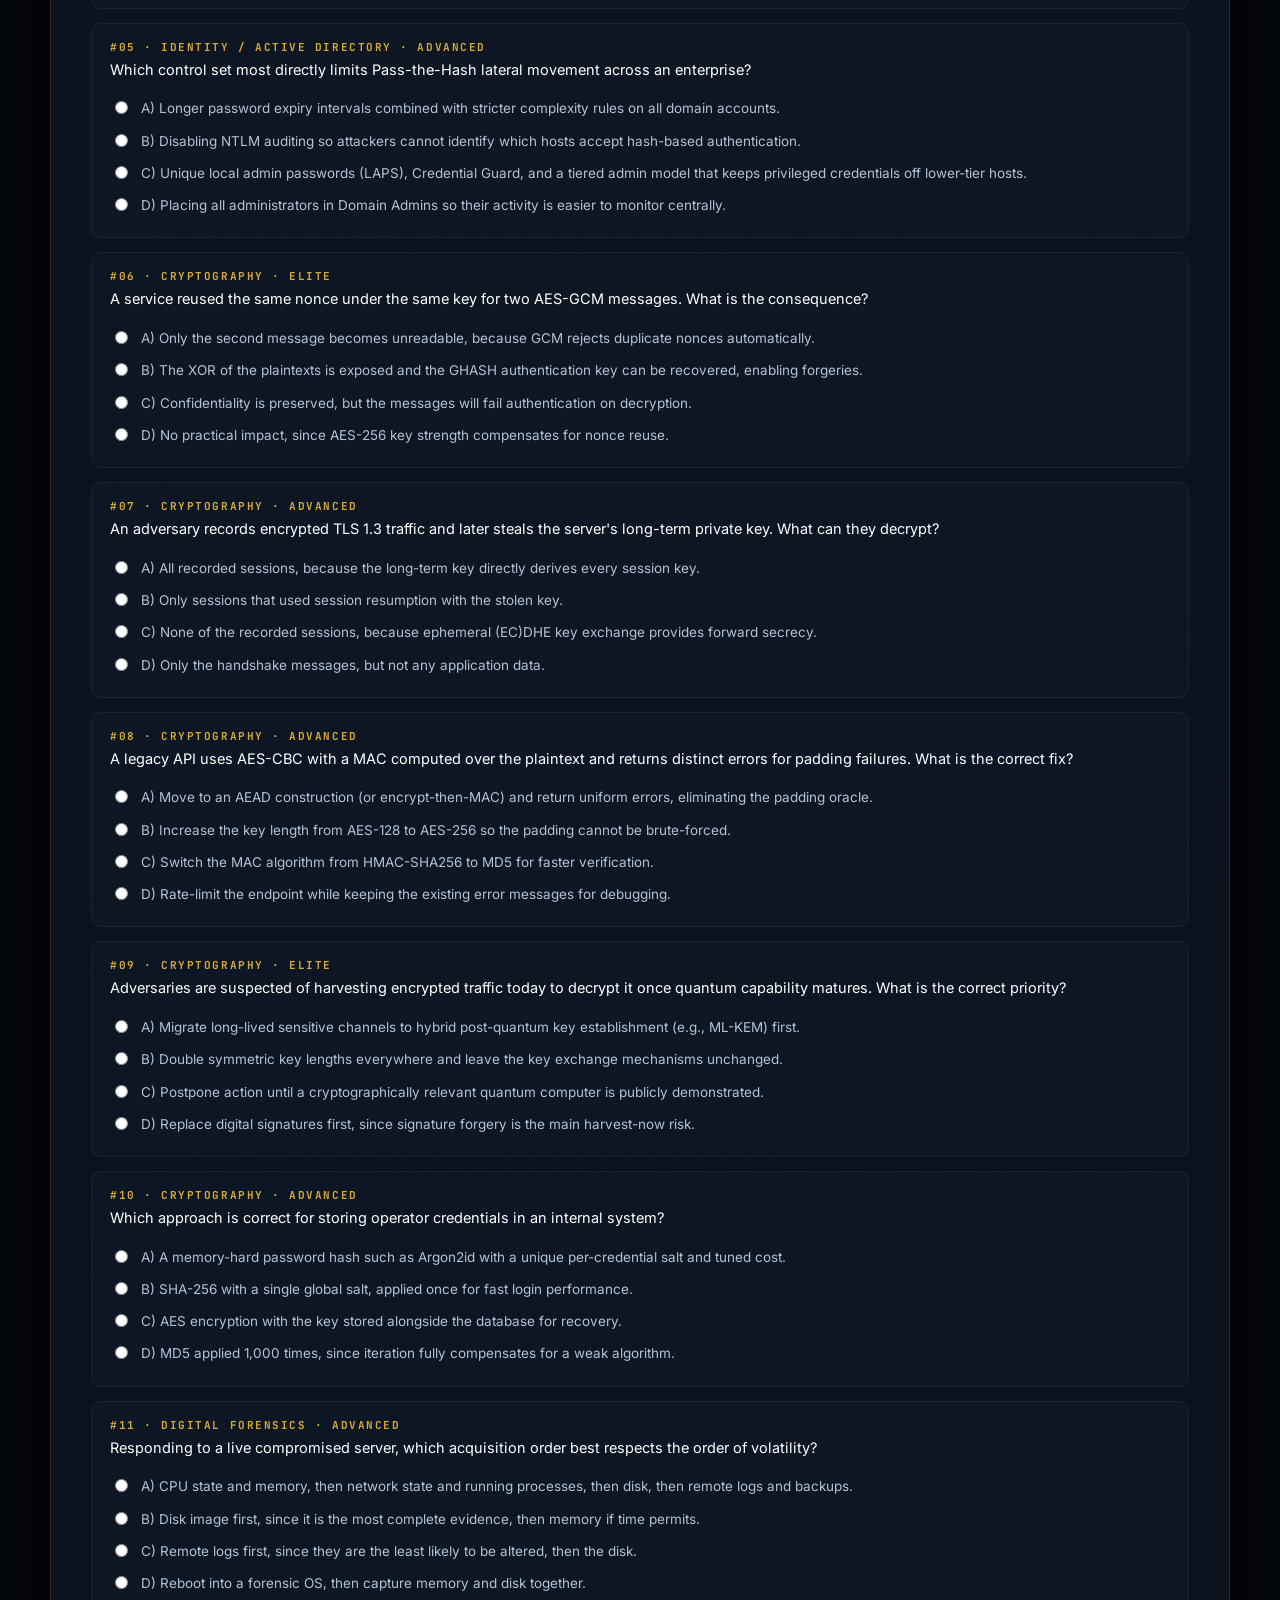
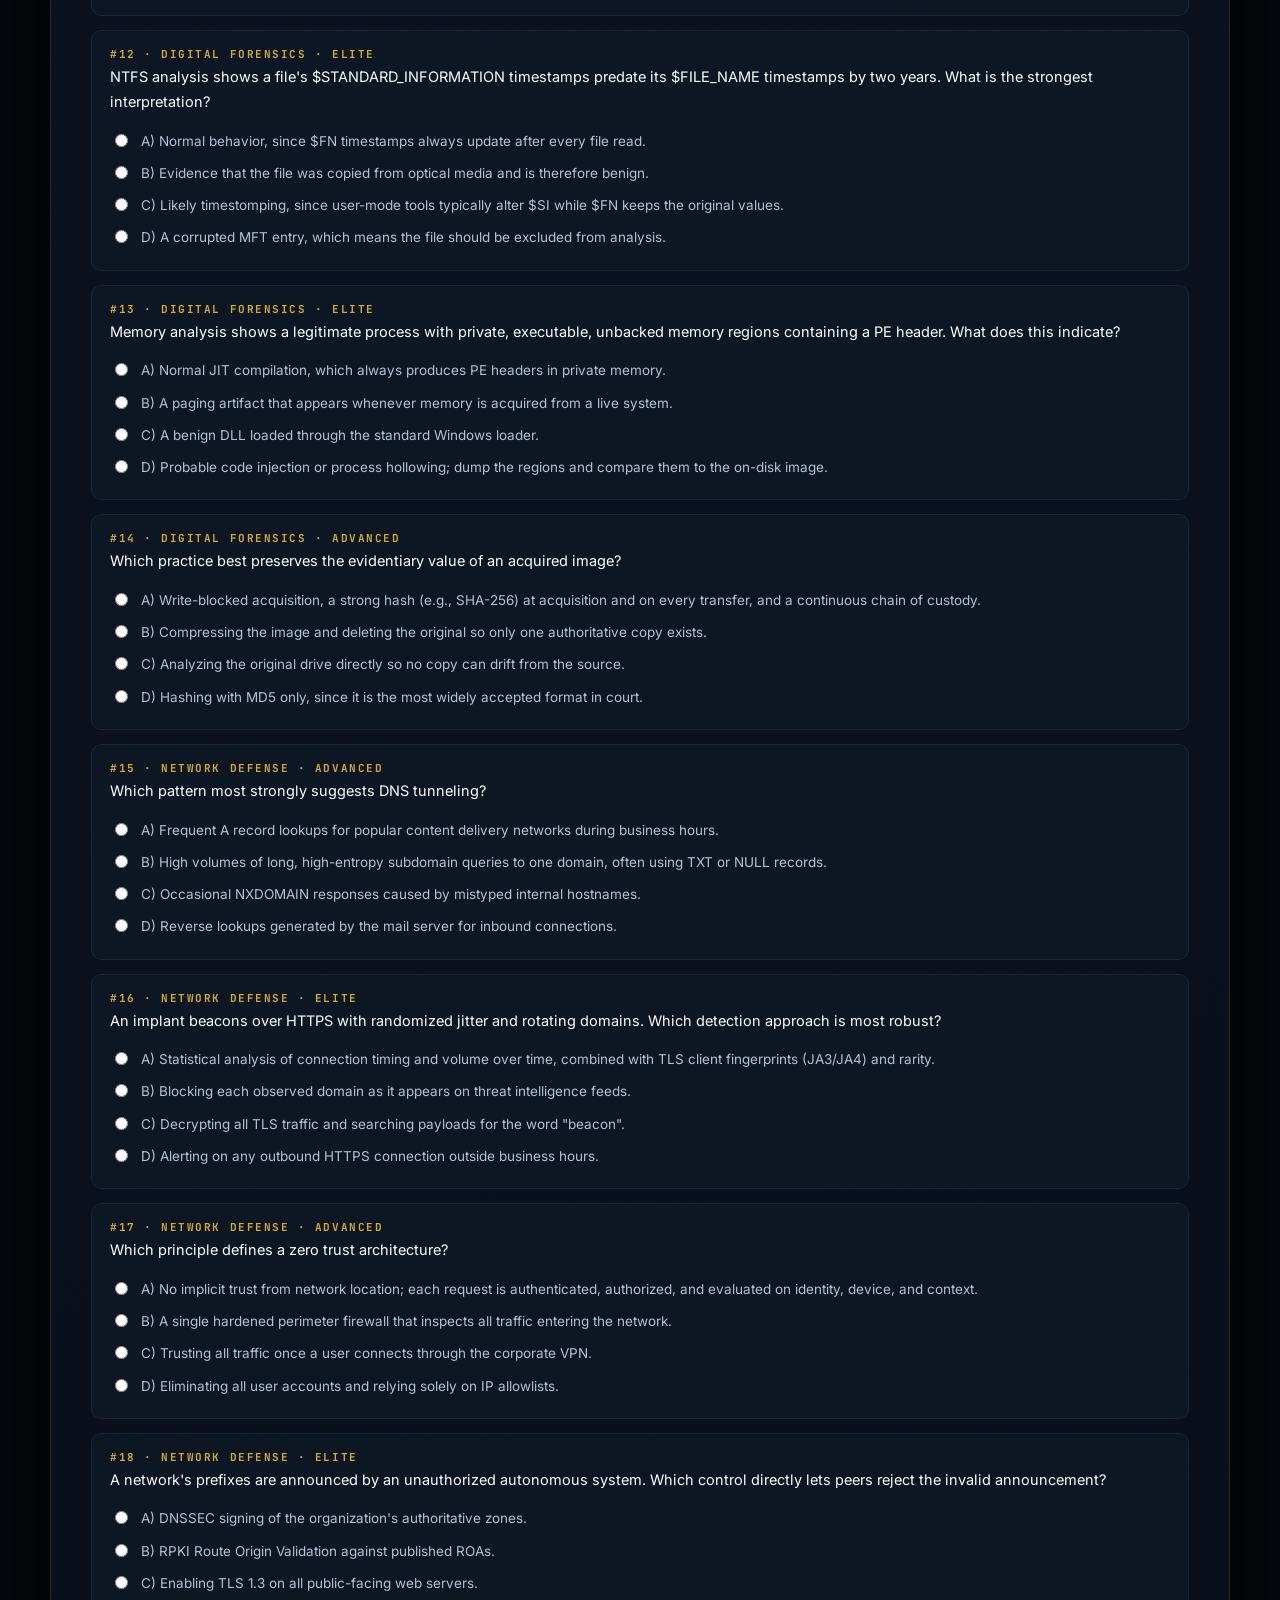
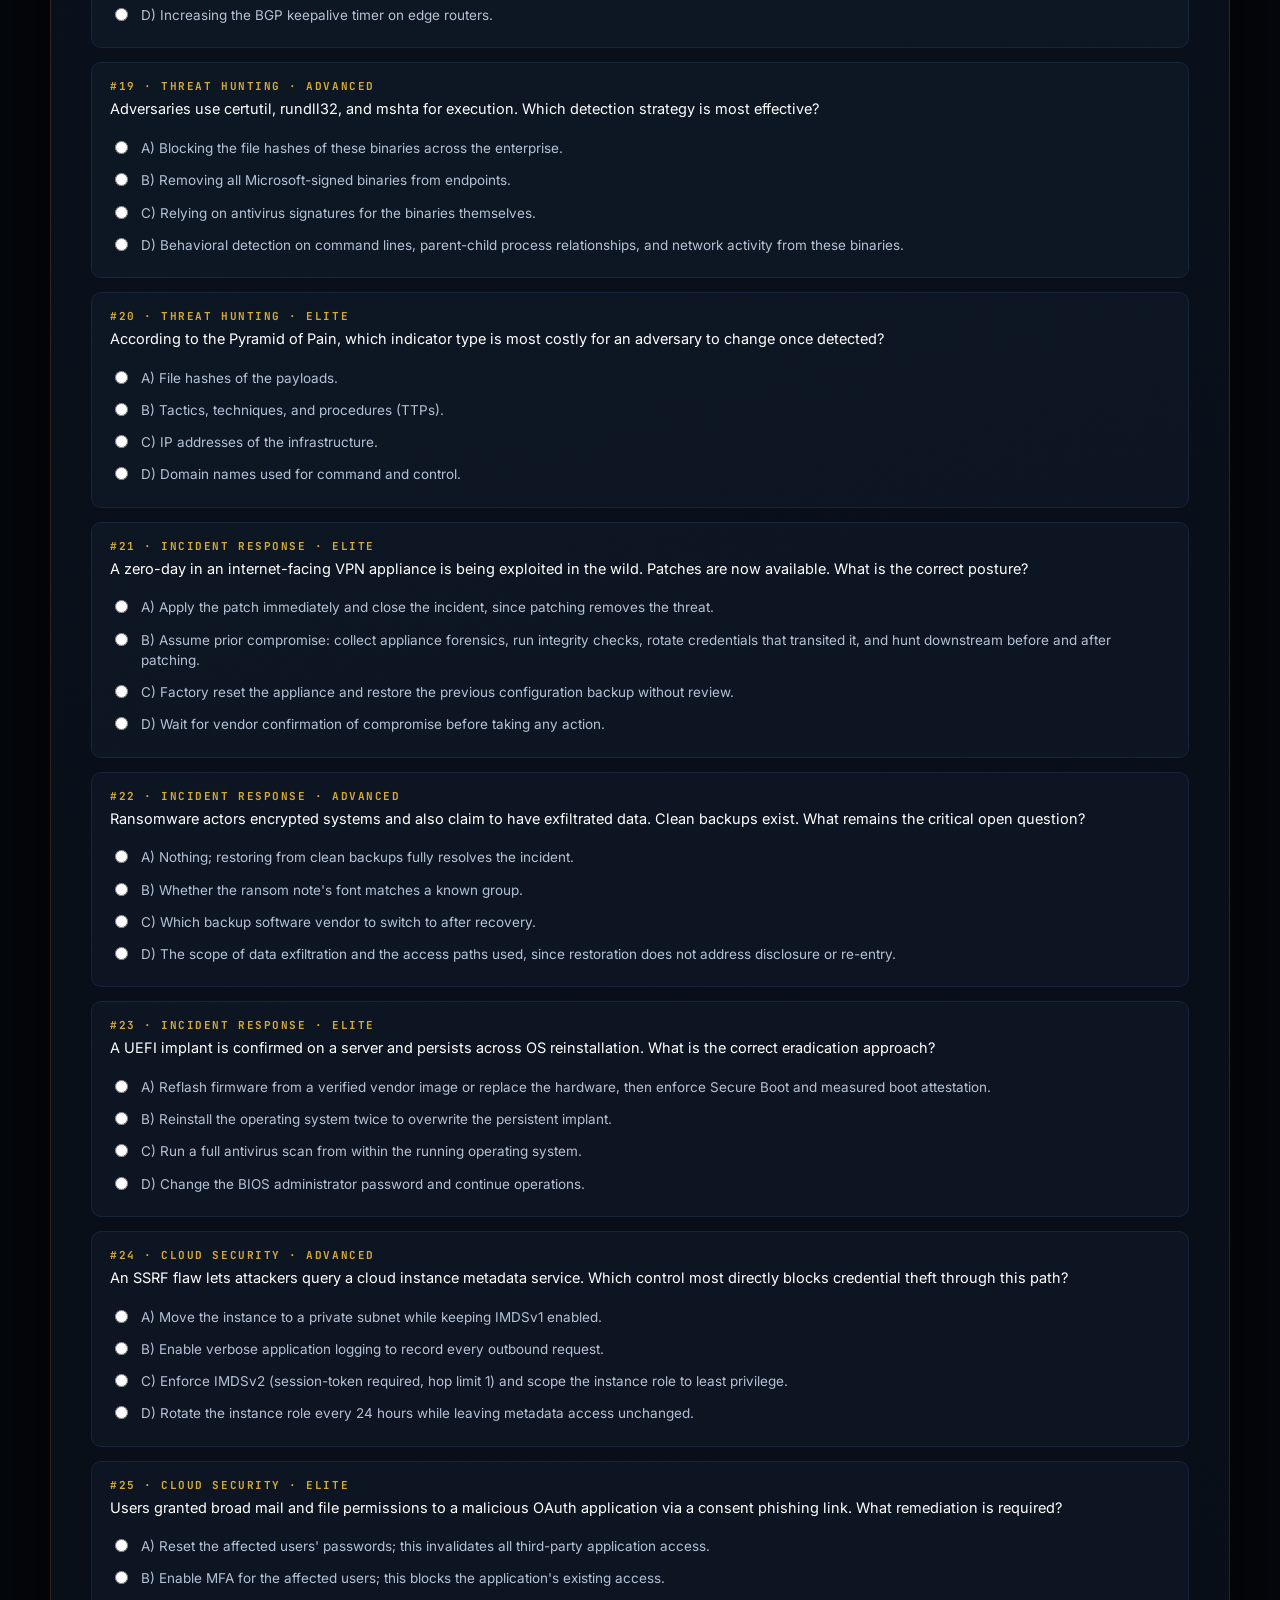
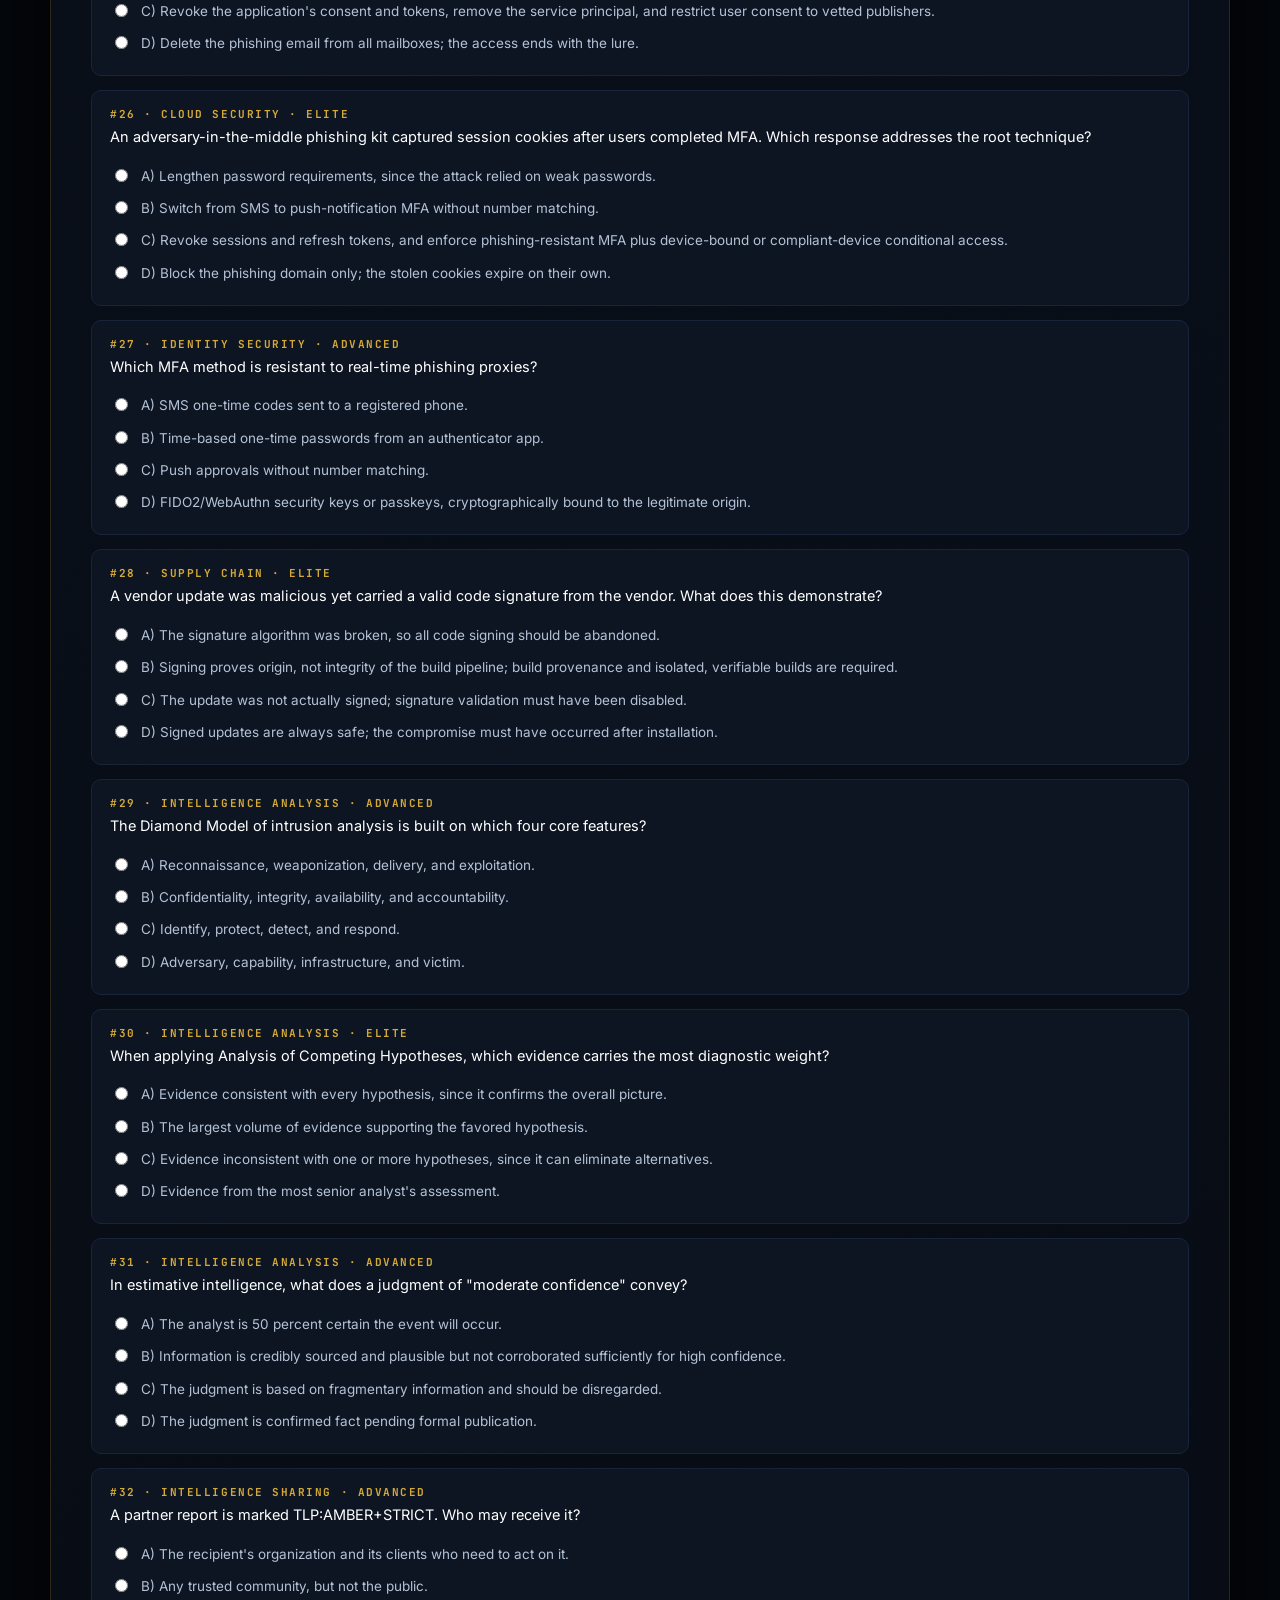
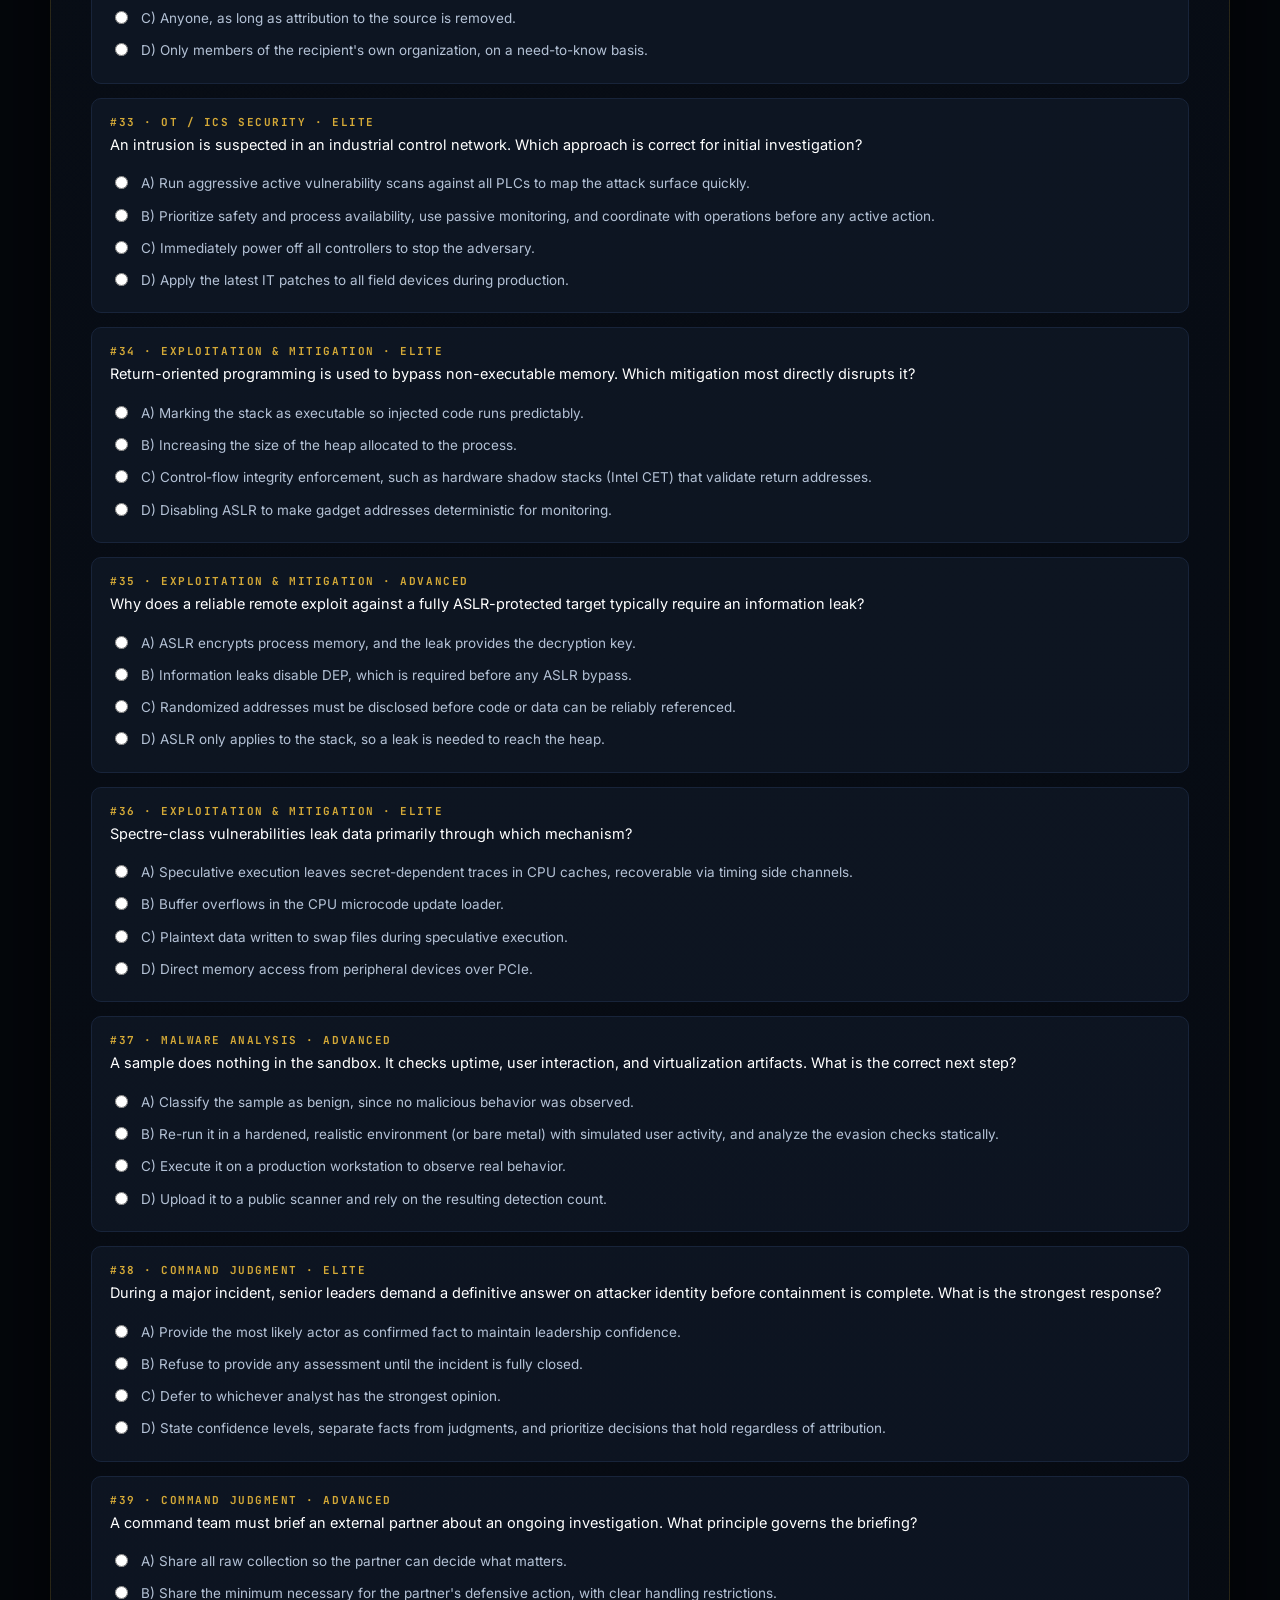
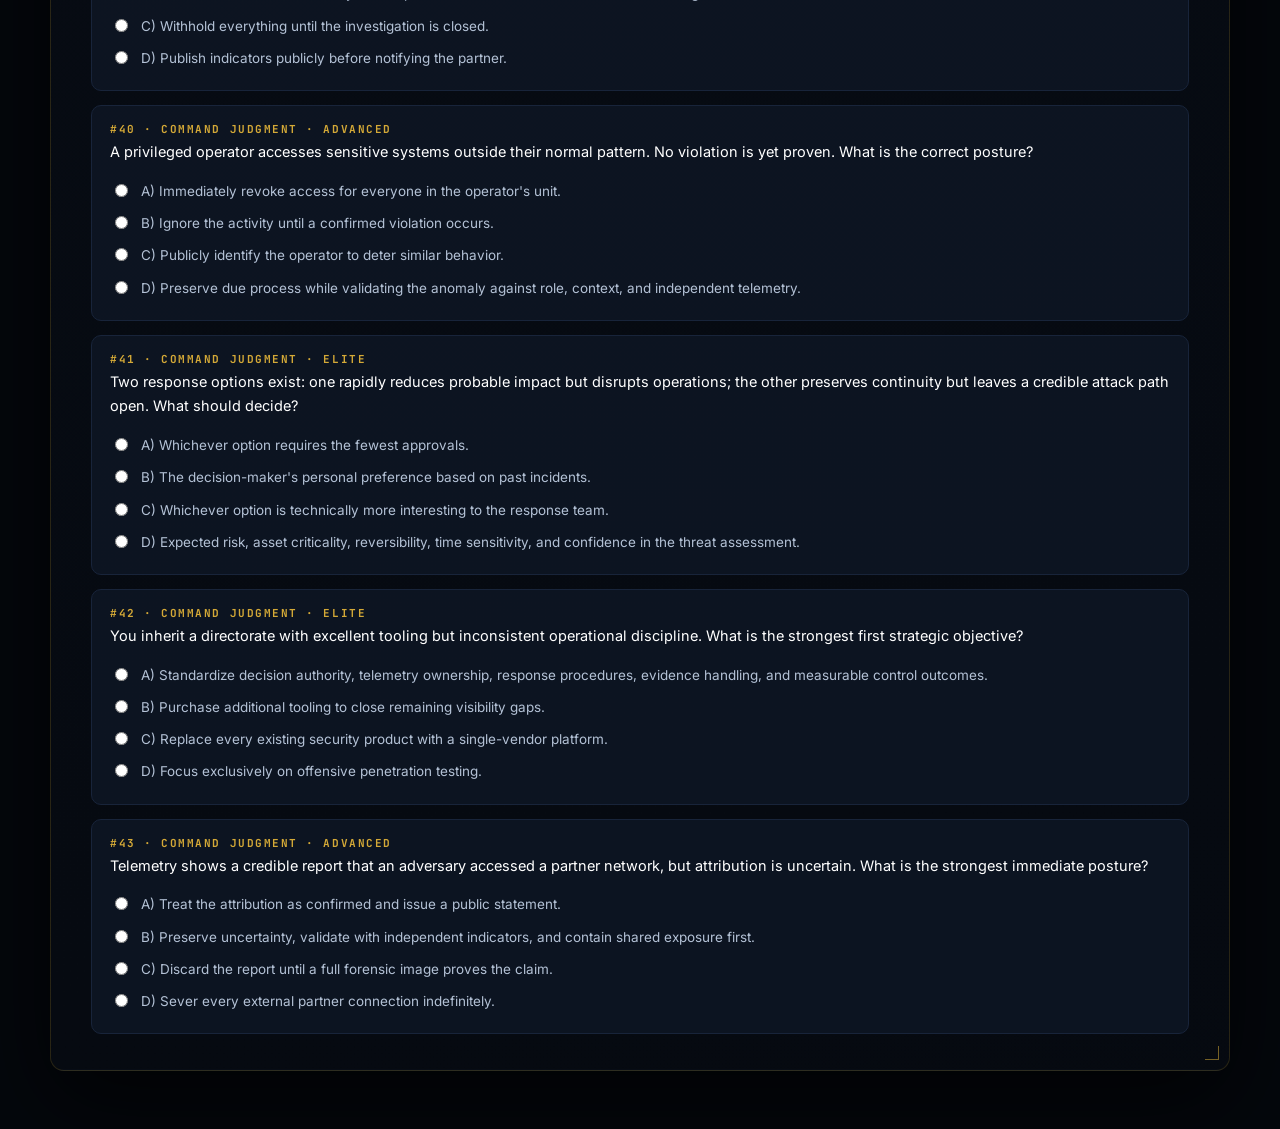
<file: tools/answer-key.html>
<!DOCTYPE html>
<html lang="en" class="no-js">
<head>
<meta charset="UTF-8">
<meta name="viewport" content="width=device-width, initial-scale=1.0">
<title>Answer Key Builder | National Security Agency</title>
<meta name="robots" content="noindex, nofollow">
<meta name="theme-color" content="#04070c">
<link rel="icon" type="image/png" href="../assets/img/favicon.png">
<link rel="preconnect" href="https://fonts.googleapis.com">
<link rel="preconnect" href="https://fonts.gstatic.com" crossorigin>
<link href="https://fonts.googleapis.com/css2?family=Inter:wght@300;400;500;600;700;800;900&family=JetBrains+Mono:wght@400;500;700;800&family=Cinzel:wght@600;700;800&display=swap" rel="stylesheet">
<link rel="stylesheet" href="../assets/css/site.css">
<style>
.tool { padding: 36px 40px; display: grid; gap: 22px; }
.row-btns { display: flex; gap: 10px; flex-wrap: wrap; }
.out { font-family: var(--mono); font-size: 12.5px; color: var(--gold-2); background: rgba(4, 8, 14, 0.85); border: 1px solid var(--line); border-radius: 8px; padding: 14px 16px; word-break: break-all; min-height: 48px; }
.msg { font-family: var(--mono); font-size: 12px; min-height: 18px; }
.msg.ok { color: var(--green); }
.msg.bad { color: var(--red); }
.items { display: grid; gap: 14px; }
.item { border: 1px solid var(--line); border-radius: 10px; padding: 16px 18px; background: var(--surface); }
.item.missing { border-color: rgba(255, 65, 97, 0.5); }
.item h3 { margin: 0 0 4px; font-size: 11px; font-family: var(--mono); letter-spacing: 0.14em; color: var(--gold); text-transform: uppercase; }
.item p { color: #fff; font-size: 14.5px; margin: 0 0 10px; }
.item label { display: flex; gap: 10px; align-items: flex-start; padding: 6px 0; color: var(--text-2); font-size: 13.5px; cursor: pointer; line-height: 1.5; }
.item input { margin-top: 3px; accent-color: #d4a937; }
@media (max-width: 760px) { .tool { padding: 24px 20px; } }
</style>
</head>
<body>
<div class="classbar">COMMAND STAFF // ANSWER KEY BUILDER</div>
<header class="site-header">
  <div class="inner">
    <a class="brand" href="../">
      <img src="../assets/img/seal.webp" alt="National Security Agency seal" width="44" height="44">
      <div>
        <strong>NATIONAL SECURITY AGENCY</strong>
        <span>CYBERSECURITY DIRECTORATE</span>
      </div>
    </a>
  </div>
</header>
<div class="wrap">
  <section class="panel tool">
    <span class="corner tl"></span><span class="corner br"></span>
    <div>
      <div class="eyebrow">Command Staff Only</div>
      <h2 style="margin-top: 10px;">Answer Key Builder</h2>
      <p style="margin-top: 10px;">Builds the <code>ANSWER_KEY</code> value for the relay from the questions currently published in <code>assets/data/bank.json</code>. Everything happens in this browser. Nothing you select is saved or sent anywhere. Paste the result only into the relay's <code>ANSWER_KEY</code> secret in Cloudflare, never into this repository.</p>
    </div>
    <div class="field">
      <label for="existing">Existing ANSWER_KEY (optional, pre-fills the selections)</label>
      <input id="existing" type="text" autocomplete="off" spellcheck="false" placeholder="a1b2c3d4e5f6:0123...">
    </div>
    <div class="row-btns">
      <button class="btn ghost" id="loadBtn" type="button">Load Existing Key</button>
      <button class="btn primary" id="buildBtn" type="button">Build Key</button>
    </div>
    <div class="msg" id="msg" aria-live="polite"></div>
    <div>
      <div class="section-label">ANSWER_KEY value</div>
      <div class="out" id="out">—</div>
      <div class="row-btns" style="margin-top: 12px;"><button class="btn ghost" id="copyBtn" type="button" disabled>Copy</button></div>
    </div>
    <div class="items" id="items"></div>
  </section>
</div>
<script src="../assets/js/site.js"></script>
<script>
(() => {
  const $ = id => document.getElementById(id);
  const say = (text, cls) => { const m = $("msg"); m.textContent = text; m.className = "msg " + (cls || ""); };
  let items = [];
  let fp = "";
  let value = "";
  const render = () => {
    $("items").replaceChildren(...items.map((it, i) => {
      const box = document.createElement("div");
      box.className = "item";
      box.id = "item" + i;
      const h = document.createElement("h3");
      h.textContent = "#" + String(i + 1).padStart(2, "0") + " · " + it.t + " · " + it.d;
      const p = document.createElement("p");
      p.textContent = it.q;
      box.append(h, p);
      it.a.forEach((txt, oi) => {
        const l = document.createElement("label");
        const r = document.createElement("input");
        r.type = "radio";
        r.name = "q" + i;
        r.value = String(oi);
        const s = document.createElement("span");
        s.textContent = String.fromCharCode(65 + oi) + ") " + txt;
        l.append(r, s);
        box.appendChild(l);
      });
      return box;
    }));
  };
  const load = async () => {
    try {
      const res = await fetch("../assets/data/bank.json", { cache: "no-cache" });
      const d = await res.json();
      items = d.items;
      fp = Array.from(new Uint8Array(await crypto.subtle.digest("SHA-256", new TextEncoder().encode(JSON.stringify(items)))), b => b.toString(16).padStart(2, "0")).join("").slice(0, 12);
      render();
      say(items.length + " questions loaded. Question set fingerprint " + fp + ".", "ok");
    } catch (e) {
      say("Could not load assets/data/bank.json.", "bad");
    }
  };
  $("loadBtn").addEventListener("click", () => {
    const m = /^([0-9a-f]{12}):([0-3]+)$/.exec($("existing").value.replace(/\s+/g, "").toLowerCase());
    if (!m) { say("That is not a valid ANSWER_KEY value.", "bad"); return; }
    if (m[2].length !== items.length) { say("That key has " + m[2].length + " answers but there are " + items.length + " questions.", "bad"); return; }
    m[2].split("").forEach((d, i) => {
      const r = document.querySelector('input[name="q' + i + '"][value="' + d + '"]');
      if (r) r.checked = true;
    });
    say(m[1] === fp ? "Key loaded. It matches the current questions." : "Key loaded, but it was built for a different question set. Check every answer, then build a new key.", m[1] === fp ? "ok" : "bad");
  });
  $("buildBtn").addEventListener("click", () => {
    const digits = [];
    let missing = 0;
    items.forEach((_, i) => {
      const r = document.querySelector('input[name="q' + i + '"]:checked');
      $("item" + i).classList.toggle("missing", !r);
      if (!r) missing++;
      digits.push(r ? r.value : "");
    });
    if (missing) { say(missing + " question(s) have no correct answer selected.", "bad"); return; }
    value = fp + ":" + digits.join("");
    $("out").textContent = value;
    $("copyBtn").disabled = false;
    say("Key built. Paste it into the relay's ANSWER_KEY secret and deploy.", "ok");
  });
  $("copyBtn").addEventListener("click", async () => {
    try { await navigator.clipboard.writeText(value); say("Copied.", "ok"); } catch (e) { say("Copy failed. Select the value and copy it manually.", "bad"); }
  });
  load();
})();
</script>
</body>
</html>
</file>
<file: assets/css/site.css>
:root {
  --bg: #04070c;
  --bg-2: #070c14;
  --panel: rgba(9, 15, 25, 0.86);
  --surface: rgba(15, 24, 38, 0.78);
  --surface-2: rgba(20, 32, 50, 0.9);
  --border: rgba(201, 162, 39, 0.18);
  --border-soft: rgba(148, 170, 200, 0.12);
  --line: #18243a;
  --text: #eef3fa;
  --text-2: #b4c2d6;
  --muted: #7d8ca3;
  --gold: #d4a937;
  --gold-2: #f2cf63;
  --gold-glow: rgba(212, 169, 55, 0.28);
  --navy: #13305c;
  --blue: #4f9dff;
  --blue-glow: rgba(79, 157, 255, 0.25);
  --green: #2fe38f;
  --green-glow: rgba(47, 227, 143, 0.22);
  --amber: #ffb020;
  --red: #ff4161;
  --red-glow: rgba(255, 65, 97, 0.25);
  --shadow: 0 30px 90px rgba(0, 0, 0, 0.7);
  --sans: 'Inter', -apple-system, BlinkMacSystemFont, "Segoe UI", Roboto, sans-serif;
  --mono: 'JetBrains Mono', ui-monospace, SFMono-Regular, monospace;
  --serif: 'Cinzel', Georgia, serif;
}
* { box-sizing: border-box; }
html { scroll-behavior: smooth; }
body {
  margin: 0;
  background-color: var(--bg);
  background-image:
    radial-gradient(ellipse at 50% -10%, rgba(19, 48, 92, 0.55) 0%, transparent 55%),
    radial-gradient(circle at 90% 90%, rgba(212, 169, 55, 0.06) 0%, transparent 40%),
    linear-gradient(180deg, var(--bg-2), var(--bg));
  background-attachment: fixed;
  color: var(--text);
  font-family: var(--sans);
  min-height: 100vh;
  overflow-x: hidden;
  -webkit-font-smoothing: antialiased;
}
body::before {
  content: "";
  position: fixed;
  inset: 0;
  pointer-events: none;
  z-index: 0;
  background-image:
    linear-gradient(rgba(120, 160, 220, 0.035) 1px, transparent 1px),
    linear-gradient(90deg, rgba(120, 160, 220, 0.035) 1px, transparent 1px);
  background-size: 40px 40px;
  mask-image: radial-gradient(ellipse at 50% 30%, #000 30%, transparent 80%);
}
body::after {
  content: "";
  position: fixed;
  inset: 0;
  pointer-events: none;
  z-index: 50;
  background: repeating-linear-gradient(0deg, rgba(255, 255, 255, 0.012) 0 1px, transparent 1px 3px);
}
::selection { background: var(--gold); color: #05080d; }
.classbar {
  position: relative;
  z-index: 41;
  text-align: center;
  font-family: var(--mono);
  font-weight: 800;
  font-size: 11px;
  letter-spacing: 0.32em;
  padding: 6px 12px;
  color: #1a1200;
  background: linear-gradient(90deg, #b8860b, var(--gold-2), #b8860b);
  box-shadow: 0 2px 20px rgba(212, 169, 55, 0.25);
}
.site-header {
  position: sticky;
  top: 0;
  z-index: 40;
  background: rgba(4, 7, 12, 0.72);
  backdrop-filter: blur(14px) saturate(140%);
  -webkit-backdrop-filter: blur(14px) saturate(140%);
  border-bottom: 1px solid rgba(212, 169, 55, 0.14);
  transition: background 0.25s ease, box-shadow 0.25s ease;
}
.site-header.scrolled { background: rgba(4, 7, 12, 0.92); box-shadow: 0 10px 40px rgba(0, 0, 0, 0.5); }
.site-header .inner {
  width: min(1180px, calc(100vw - 32px));
  margin: 0 auto;
  height: 74px;
  display: flex;
  align-items: center;
  justify-content: space-between;
  gap: 20px;
}
.brand { text-decoration: none; }
.navlinks { display: flex; align-items: center; gap: 4px; }
.navlinks a {
  color: var(--text-2);
  text-decoration: none;
  font-size: 13px;
  font-weight: 500;
  padding: 9px 13px;
  border-radius: 6px;
  transition: color 0.15s ease, background 0.15s ease;
}
.navlinks a:hover, .navlinks a.active { color: #fff; background: rgba(255, 255, 255, 0.04); }
.navlinks a.active { color: var(--gold-2); }
.nav-cta { display: flex; align-items: center; gap: 10px; }
.menu-btn {
  display: none;
  width: 42px;
  height: 42px;
  border-radius: 8px;
  border: 1px solid var(--border-soft);
  background: transparent;
  cursor: pointer;
  position: relative;
}
.menu-btn i, .menu-btn i::before, .menu-btn i::after {
  position: absolute;
  left: 11px;
  width: 18px;
  height: 2px;
  background: var(--text);
  border-radius: 2px;
  transition: transform 0.2s ease, opacity 0.2s ease;
  content: "";
}
.menu-btn i { top: 19px; }
.menu-btn i::before { left: 0; top: -6px; }
.menu-btn i::after { left: 0; top: 6px; }
.site-header.open .menu-btn i { background: transparent; }
.site-header.open .menu-btn i::before { transform: translateY(6px) rotate(45deg); }
.site-header.open .menu-btn i::after { transform: translateY(-6px) rotate(-45deg); }
.wrap {
  width: min(1180px, calc(100vw - 32px));
  margin: 0 auto;
  padding: 30px 0 60px;
  position: relative;
  z-index: 2;
}
.brand { display: flex; gap: 14px; align-items: center; min-width: 0; }
.brand img {
  width: 44px;
  height: 44px;
  border-radius: 50%;
  box-shadow: 0 0 0 2px rgba(212, 169, 55, 0.6), 0 0 24px var(--gold-glow);
  flex-shrink: 0;
}
.brand strong {
  display: block;
  font-family: var(--serif);
  font-size: 15px;
  letter-spacing: 0.14em;
  font-weight: 800;
  color: #fff;
  white-space: nowrap;
}
.brand span {
  display: block;
  font-size: 10.5px;
  color: var(--gold);
  letter-spacing: 0.2em;
  font-family: var(--mono);
  margin-top: 3px;
}
.sysinfo { display: flex; gap: 10px; align-items: center; flex-wrap: wrap; justify-content: flex-end; }
.chip {
  font-family: var(--mono);
  font-size: 10px;
  font-weight: 700;
  letter-spacing: 0.16em;
  padding: 7px 12px;
  border-radius: 4px;
  border: 1px solid var(--border-soft);
  background: rgba(255, 255, 255, 0.02);
  color: var(--text-2);
  display: inline-flex;
  align-items: center;
  gap: 8px;
  white-space: nowrap;
}
.chip.live { color: var(--green); border-color: rgba(47, 227, 143, 0.3); background: rgba(47, 227, 143, 0.05); }
.chip.live::before {
  content: "";
  width: 6px;
  height: 6px;
  border-radius: 50%;
  background: var(--green);
  box-shadow: 0 0 8px var(--green);
  animation: blink 1.6s infinite;
}
@keyframes blink { 0%, 100% { opacity: 1; } 50% { opacity: 0.25; } }
.panel {
  background: linear-gradient(165deg, rgba(14, 23, 38, 0.92), rgba(6, 10, 17, 0.96));
  border: 1px solid var(--border);
  box-shadow: var(--shadow);
  border-radius: 14px;
  position: relative;
  overflow: hidden;
  backdrop-filter: blur(10px);
}
.panel::before {
  content: "";
  position: absolute;
  top: 0;
  left: 8%;
  right: 8%;
  height: 1px;
  background: linear-gradient(90deg, transparent, var(--gold), transparent);
  opacity: 0.7;
}
.corner { position: absolute; width: 14px; height: 14px; border-color: var(--gold); border-style: solid; opacity: 0.55; pointer-events: none; }
.corner.tl { top: 10px; left: 10px; border-width: 1px 0 0 1px; }
.corner.tr { top: 10px; right: 10px; border-width: 1px 1px 0 0; }
.corner.bl { bottom: 10px; left: 10px; border-width: 0 0 1px 1px; }
.corner.br { bottom: 10px; right: 10px; border-width: 0 1px 1px 0; }
.hidden { display: none !important; }
.hero { padding: 0; }
.hero-media {
  position: relative;
  min-height: 360px;
  display: grid;
  grid-template-columns: auto 1fr;
  gap: 40px;
  align-items: center;
  padding: 48px;
  background:
    linear-gradient(90deg, rgba(4, 7, 12, 0.96) 0%, rgba(4, 7, 12, 0.82) 45%, rgba(4, 7, 12, 0.55) 100%),
    linear-gradient(0deg, rgba(4, 7, 12, 1) 0%, transparent 40%),
    url("../img/hero.webp") center 30% / cover no-repeat;
  border-bottom: 1px solid var(--line);
}
.seal-wrap { position: relative; width: 210px; height: 210px; flex-shrink: 0; }
.seal-wrap img {
  position: absolute;
  inset: 18px;
  width: calc(100% - 36px);
  height: calc(100% - 36px);
  border-radius: 50%;
  box-shadow: 0 0 0 3px rgba(212, 169, 55, 0.75), 0 0 50px rgba(212, 169, 55, 0.35), 0 20px 50px rgba(0, 0, 0, 0.8);
}
.seal-wrap svg { position: absolute; inset: 0; width: 100%; height: 100%; }
.ring-a { animation: spin 40s linear infinite; transform-origin: 50% 50%; }
.ring-b { animation: spin 24s linear infinite reverse; transform-origin: 50% 50%; }
@keyframes spin { to { transform: rotate(360deg); } }
.eyebrow {
  color: var(--gold);
  font-family: var(--mono);
  font-size: 11px;
  letter-spacing: 0.24em;
  font-weight: 700;
  display: flex;
  align-items: center;
  gap: 10px;
  text-transform: uppercase;
}
.eyebrow::before { content: ""; width: 22px; height: 1px; background: var(--gold); }
h1 {
  font-family: var(--serif);
  font-size: clamp(28px, 4.4vw, 50px);
  line-height: 1.08;
  margin: 16px 0 16px;
  letter-spacing: 0.01em;
  font-weight: 800;
  color: #fff;
  text-shadow: 0 4px 30px rgba(0, 0, 0, 0.8);
}
h1 em { font-style: normal; color: var(--gold-2); }
h2 { margin: 6px 0 0; font-size: 24px; font-weight: 700; letter-spacing: -0.015em; }
p { color: var(--text-2); line-height: 1.7; font-size: 15px; margin: 0; }
.hero-body { padding: 36px 48px 44px; }
.grid {
  display: grid;
  grid-template-columns: repeat(4, 1fr);
  gap: 12px;
  margin-bottom: 28px;
}
.stat {
  padding: 18px 20px;
  background: var(--surface);
  border: 1px solid var(--border-soft);
  border-radius: 10px;
  position: relative;
  overflow: hidden;
  transition: border-color 0.2s ease, transform 0.2s ease;
}
.stat::after {
  content: "";
  position: absolute;
  left: 0;
  bottom: 0;
  height: 2px;
  width: 36%;
  background: linear-gradient(90deg, var(--gold), transparent);
}
.stat:hover { border-color: rgba(212, 169, 55, 0.4); transform: translateY(-2px); }
.stat b { display: block; font-size: 26px; color: #fff; font-family: var(--mono); font-weight: 800; }
.stat span { font-size: 10.5px; color: var(--muted); text-transform: uppercase; letter-spacing: 0.16em; font-weight: 600; margin-top: 6px; display: block; }
.domains { display: flex; flex-wrap: wrap; gap: 8px; margin: 0 0 28px; }
.domains span {
  font-family: var(--mono);
  font-size: 10.5px;
  letter-spacing: 0.08em;
  color: var(--text-2);
  padding: 6px 10px;
  border-radius: 999px;
  border: 1px solid var(--border-soft);
  background: rgba(79, 157, 255, 0.04);
}
.section-label {
  font-family: var(--mono);
  font-size: 10.5px;
  color: var(--muted);
  letter-spacing: 0.22em;
  text-transform: uppercase;
  margin: 0 0 12px;
  font-weight: 700;
}
.notice {
  border: 1px solid rgba(255, 176, 32, 0.25);
  border-left: 3px solid var(--amber);
  padding: 16px 18px;
  background: rgba(255, 176, 32, 0.04);
  color: #d6dfea;
  font-size: 13px;
  border-radius: 0 10px 10px 0;
  line-height: 1.65;
}
.notice b { color: var(--amber); }
.formgrid { display: grid; grid-template-columns: 1fr 1fr; gap: 18px; margin: 26px 0 8px; }
.field label {
  display: block;
  font-family: var(--mono);
  font-size: 10.5px;
  color: var(--muted);
  letter-spacing: 0.16em;
  text-transform: uppercase;
  margin-bottom: 8px;
  font-weight: 700;
}
input[type=text], select {
  width: 100%;
  background: rgba(4, 8, 14, 0.85);
  border: 1px solid var(--line);
  color: var(--text);
  padding: 14px 16px;
  border-radius: 8px;
  outline: none;
  font-family: var(--mono);
  font-size: 13px;
  transition: border-color 0.2s ease, box-shadow 0.2s ease;
}
select { appearance: none; background-image: linear-gradient(45deg, transparent 50%, var(--gold) 50%), linear-gradient(135deg, var(--gold) 50%, transparent 50%); background-position: calc(100% - 20px) 50%, calc(100% - 15px) 50%; background-size: 5px 5px; background-repeat: no-repeat; }
select option { background: #0b1220; }
input[type=text]:focus, select:focus { border-color: var(--gold); box-shadow: 0 0 0 3px rgba(212, 169, 55, 0.14); }
.field.err input, .field.err select { border-color: var(--red); box-shadow: 0 0 0 3px rgba(255, 65, 97, 0.14); }
.checks { display: grid; gap: 4px; margin: 14px 0 26px; }
.checkbox-label { display: flex; gap: 12px; align-items: flex-start; color: var(--text-2); font-size: 13px; padding: 8px 0; cursor: pointer; user-select: none; line-height: 1.5; }
.checkbox-label.err span { color: var(--red); }
.checkbox-label input {
  appearance: none;
  width: 18px;
  height: 18px;
  margin: 1px 0 0;
  border: 1px solid #2a3a55;
  border-radius: 4px;
  background: rgba(4, 8, 14, 0.85);
  cursor: pointer;
  position: relative;
  transition: all 0.2s ease;
  flex-shrink: 0;
}
.checkbox-label input:checked { background: var(--gold); border-color: var(--gold); box-shadow: 0 0 10px var(--gold-glow); }
.checkbox-label input:checked::after {
  content: "";
  position: absolute;
  left: 5px;
  top: 1px;
  width: 5px;
  height: 10px;
  border: solid #05080d;
  border-width: 0 2px 2px 0;
  transform: rotate(45deg);
}
.btn {
  appearance: none;
  border: 1px solid rgba(212, 169, 55, 0.45);
  background: rgba(212, 169, 55, 0.06);
  color: #fff;
  padding: 13px 22px;
  border-radius: 8px;
  font-family: var(--mono);
  font-weight: 800;
  font-size: 11.5px;
  letter-spacing: 0.14em;
  text-transform: uppercase;
  cursor: pointer;
  transition: all 0.18s cubic-bezier(0.16, 1, 0.3, 1);
  display: inline-flex;
  align-items: center;
  justify-content: center;
  gap: 10px;
}
.btn:hover:not(:disabled) { background: rgba(212, 169, 55, 0.14); border-color: var(--gold); transform: translateY(-1px); box-shadow: 0 0 22px var(--gold-glow); }
.btn:disabled { opacity: 0.35; cursor: not-allowed; }
.btn.primary { background: linear-gradient(180deg, var(--gold-2), var(--gold)); color: #120d00; border-color: var(--gold-2); box-shadow: 0 0 24px var(--gold-glow), inset 0 1px 0 rgba(255, 255, 255, 0.4); }
.btn.primary:hover:not(:disabled) { background: linear-gradient(180deg, #ffe08a, var(--gold-2)); box-shadow: 0 0 34px rgba(212, 169, 55, 0.5); }
.btn.ghost { border-color: var(--border-soft); background: transparent; color: var(--text-2); }
.btn.ghost:hover:not(:disabled) { border-color: var(--blue); color: #fff; background: rgba(79, 157, 255, 0.08); box-shadow: 0 0 18px var(--blue-glow); }
.btn.flagged { border-color: var(--amber); color: var(--amber); background: rgba(255, 176, 32, 0.08); }
.btn.danger { border-color: rgba(255, 65, 97, 0.5); background: rgba(255, 65, 97, 0.08); }
.btn.danger:hover:not(:disabled) { border-color: var(--red); background: rgba(255, 65, 97, 0.16); box-shadow: 0 0 22px var(--red-glow); }
.btn.lg { padding: 16px 30px; font-size: 12.5px; }
kbd {
  font-family: var(--mono);
  font-size: 10px;
  padding: 2px 6px;
  border-radius: 4px;
  border: 1px solid #2a3a55;
  border-bottom-width: 2px;
  background: rgba(255, 255, 255, 0.03);
  color: var(--text-2);
}
.small { font-size: 12px; color: var(--muted); line-height: 1.55; }
.boot {
  padding: 40px 44px;
  font-family: var(--mono);
  font-size: 13px;
  color: var(--text-2);
  min-height: 380px;
}
.boot .ln { opacity: 0; transform: translateY(4px); animation: lnIn 0.25s forwards; padding: 3px 0; }
.boot .ok { color: var(--green); }
.boot .gd { color: var(--gold); }
@keyframes lnIn { to { opacity: 1; transform: none; } }
.cursor { display: inline-block; width: 8px; height: 15px; background: var(--gold); vertical-align: -2px; animation: blink 0.9s steps(1) infinite; }
.exam { display: grid; grid-template-columns: minmax(0, 1fr) 300px; gap: 20px; align-items: start; }
.qcard { padding: 34px 40px 30px; }
.qhead { display: flex; justify-content: space-between; align-items: flex-start; gap: 16px; }
.tags { display: flex; gap: 8px; flex-wrap: wrap; margin-top: 12px; }
.tag { font-family: var(--mono); font-size: 10px; letter-spacing: 0.14em; font-weight: 700; padding: 5px 9px; border-radius: 4px; border: 1px solid var(--border-soft); color: var(--text-2); text-transform: uppercase; }
.tag.elite { color: var(--red); border-color: rgba(255, 65, 97, 0.35); background: rgba(255, 65, 97, 0.06); }
.tag.advanced { color: var(--blue); border-color: rgba(79, 157, 255, 0.35); background: rgba(79, 157, 255, 0.06); }
.qnum { font-family: var(--mono); text-align: right; flex-shrink: 0; }
.qnum b { display: block; font-size: 30px; color: #fff; font-weight: 800; line-height: 1; }
.qnum span { font-size: 11px; color: var(--muted); letter-spacing: 0.16em; }
.progress { height: 4px; background: rgba(255, 255, 255, 0.05); border-radius: 99px; overflow: hidden; margin: 22px 0 26px; }
.progress i { display: block; height: 100%; width: 0; background: linear-gradient(90deg, var(--gold), var(--gold-2)); box-shadow: 0 0 12px var(--gold); transition: width 0.35s ease; }
.question { font-size: 19px; line-height: 1.6; margin: 0 0 24px; color: #fff; font-weight: 600; animation: fadeUp 0.3s ease; }
@keyframes fadeUp { from { opacity: 0; transform: translateY(6px); } to { opacity: 1; transform: none; } }
.options { display: grid; gap: 10px; }
.option {
  display: flex;
  gap: 16px;
  align-items: flex-start;
  padding: 16px 18px;
  border: 1px solid var(--line);
  border-radius: 10px;
  background: var(--surface);
  cursor: pointer;
  transition: border-color 0.18s ease, background 0.18s ease, transform 0.18s ease;
  position: relative;
  user-select: none;
  width: 100%;
  text-align: left;
  font: inherit;
  color: inherit;
  animation: fadeUp 0.3s ease backwards;
}
.option:nth-child(2) { animation-delay: 0.04s; }
.option:nth-child(3) { animation-delay: 0.08s; }
.option:nth-child(4) { animation-delay: 0.12s; }
.option:hover { border-color: rgba(212, 169, 55, 0.45); background: var(--surface-2); transform: translateX(3px); }
.option:focus-visible { outline: 2px solid var(--gold); outline-offset: 2px; }
.option.selected { border-color: var(--gold); background: linear-gradient(90deg, rgba(212, 169, 55, 0.12), rgba(212, 169, 55, 0.03)); box-shadow: 0 0 24px rgba(212, 169, 55, 0.1); }
.option.selected::before { content: ""; position: absolute; left: -1px; top: 10px; bottom: 10px; width: 3px; background: var(--gold); border-radius: 0 3px 3px 0; box-shadow: 0 0 10px var(--gold); }
.option b {
  display: grid;
  place-items: center;
  width: 30px;
  height: 30px;
  border-radius: 7px;
  background: rgba(255, 255, 255, 0.03);
  border: 1px solid #2a3a55;
  color: var(--muted);
  font-family: var(--mono);
  font-size: 12px;
  font-weight: 800;
  flex-shrink: 0;
  transition: all 0.18s ease;
}
.option.selected b { background: var(--gold); border-color: var(--gold); color: #120d00; box-shadow: 0 0 12px var(--gold-glow); }
.option span { color: #dbe4ef; line-height: 1.6; font-size: 14.5px; padding-top: 4px; }
.footerrow { display: flex; justify-content: space-between; align-items: center; gap: 12px; flex-wrap: wrap; margin-top: 26px; padding-top: 22px; border-top: 1px solid var(--line); }
.footerrow .grp { display: flex; gap: 10px; flex-wrap: wrap; }
.hints { margin-top: 16px; display: flex; gap: 16px; flex-wrap: wrap; }
.hints span { font-size: 11px; color: var(--muted); display: inline-flex; gap: 6px; align-items: center; }
.side { display: grid; gap: 16px; position: sticky; top: 96px; }
.side .panel { padding: 22px; }
.clock { display: flex; align-items: center; gap: 18px; }
.clock svg { width: 86px; height: 86px; flex-shrink: 0; transform: rotate(-90deg); }
.clock .trk { stroke: rgba(255, 255, 255, 0.06); }
.clock .arc { stroke: var(--gold); stroke-linecap: round; transition: stroke-dashoffset 1s linear, stroke 0.3s ease; filter: drop-shadow(0 0 6px var(--gold-glow)); }
.clock.warn .arc { stroke: var(--red); filter: drop-shadow(0 0 6px var(--red-glow)); }
.clock b { font-family: var(--mono); font-size: 28px; font-weight: 800; color: #fff; font-variant-numeric: tabular-nums; display: block; }
.clock.warn b { color: var(--red); animation: blink 1s infinite; }
.clock span { font-family: var(--mono); font-size: 10px; letter-spacing: 0.18em; color: var(--muted); }
.kpis { display: grid; grid-template-columns: repeat(3, 1fr); gap: 8px; margin-top: 18px; }
.kpis div { background: var(--surface); border: 1px solid var(--border-soft); border-radius: 8px; padding: 10px; text-align: center; }
.kpis b { display: block; font-family: var(--mono); font-size: 18px; color: #fff; }
.kpis span { font-size: 9.5px; letter-spacing: 0.14em; color: var(--muted); text-transform: uppercase; font-family: var(--mono); }
.nav { display: grid; grid-template-columns: repeat(7, 1fr); gap: 6px; margin-top: 4px; }
.nav button {
  aspect-ratio: 1;
  border-radius: 6px;
  border: 1px solid var(--line);
  background: rgba(255, 255, 255, 0.02);
  color: var(--muted);
  font-family: var(--mono);
  font-size: 11px;
  font-weight: 700;
  cursor: pointer;
  position: relative;
  transition: all 0.15s ease;
  padding: 0;
}
.nav button:hover { border-color: var(--gold); color: #fff; }
.nav button.ans { background: rgba(212, 169, 55, 0.14); border-color: rgba(212, 169, 55, 0.4); color: var(--gold-2); }
.nav button.cur { outline: 2px solid var(--blue); outline-offset: 1px; color: #fff; }
.nav button.flg::after { content: ""; position: absolute; top: 3px; right: 3px; width: 5px; height: 5px; border-radius: 50%; background: var(--amber); box-shadow: 0 0 6px var(--amber); }
.legend { display: flex; gap: 14px; flex-wrap: wrap; margin-top: 14px; font-size: 10.5px; color: var(--muted); font-family: var(--mono); }
.legend i { display: inline-block; width: 9px; height: 9px; border-radius: 2px; margin-right: 6px; vertical-align: -1px; }
.integrity { display: flex; justify-content: space-between; align-items: center; font-family: var(--mono); font-size: 11px; color: var(--muted); letter-spacing: 0.1em; }
.integrity b { color: var(--green); }
.integrity b.bad { color: var(--red); }
.review { padding: 40px 44px; }
.review-grid { display: grid; grid-template-columns: repeat(3, 1fr); gap: 12px; margin: 26px 0; }
.review-list { display: flex; flex-wrap: wrap; gap: 8px; margin: 10px 0 0; }
.review-list button { font-family: var(--mono); font-size: 11px; font-weight: 700; padding: 7px 10px; border-radius: 6px; border: 1px solid var(--line); background: var(--surface); color: var(--text-2); cursor: pointer; }
.review-list button:hover { border-color: var(--gold); color: #fff; }
.review-list.amber button { border-color: rgba(255, 176, 32, 0.35); color: var(--amber); }
.review-list.red button { border-color: rgba(255, 65, 97, 0.35); color: var(--red); }
.result { padding: 52px 44px; text-align: center; }
.result .seal-wrap { margin: 0 auto 10px; width: 170px; height: 170px; }
.status { font-family: var(--mono); font-size: 14px; letter-spacing: 0.24em; font-weight: 800; text-transform: uppercase; color: var(--green); text-shadow: 0 0 14px var(--green-glow); margin-top: 18px; }
.status.pending { color: var(--gold-2); text-shadow: 0 0 14px var(--gold-glow); }
.status.fail { color: var(--red); text-shadow: 0 0 14px var(--red-glow); }
.tx.ok i { background: linear-gradient(90deg, var(--green), var(--green)); }
.tx.fail i { background: var(--red); box-shadow: 0 0 12px var(--red-glow); }
.tx-fail { max-width: 560px; margin: 22px auto 0; padding: 18px 20px; border: 1px solid rgba(255, 65, 97, 0.35); border-radius: 10px; background: rgba(255, 65, 97, 0.06); display: grid; gap: 14px; justify-items: center; }
.tx-fail p { font-size: 13px; color: #ffd6de; }
.turnstile { margin: 0 0 22px; min-height: 65px; }
.notice.offline { margin-top: 12px; border-color: rgba(255, 65, 97, 0.35); border-left-color: var(--red); background: rgba(255, 65, 97, 0.06); color: #ffd6de; }
.chip.live.off { color: var(--red); border-color: rgba(255, 65, 97, 0.35); background: rgba(255, 65, 97, 0.06); }
.chip.live.off::before { background: var(--red); box-shadow: 0 0 8px var(--red); }
.tx { max-width: 420px; margin: 18px auto 0; height: 4px; border-radius: 99px; background: rgba(255, 255, 255, 0.05); overflow: hidden; }
.tx i { display: block; height: 100%; width: 0; background: linear-gradient(90deg, var(--green), var(--gold)); transition: width 1.6s cubic-bezier(0.16, 1, 0.3, 1); }
.resultbox { max-width: 640px; margin: 30px auto; padding: 24px 28px; border: 1px solid var(--border-soft); background: var(--surface); border-radius: 10px; text-align: left; }
.resultbox dl { display: grid; grid-template-columns: 170px 1fr; gap: 12px 16px; margin: 0; }
.resultbox dt { color: var(--muted); font-family: var(--mono); font-size: 10.5px; text-transform: uppercase; letter-spacing: 0.14em; padding-top: 2px; }
.resultbox dd { margin: 0; color: #e6edf6; font-weight: 500; font-size: 14px; word-break: break-word; }
.resultbox dd.mono { font-family: var(--mono); color: var(--gold-2); letter-spacing: 0.06em; }
.toast {
  position: fixed;
  left: 50%;
  bottom: 24px;
  transform: translate(-50%, 20px);
  opacity: 0;
  z-index: 60;
  padding: 12px 18px;
  border-radius: 8px;
  background: rgba(30, 8, 14, 0.95);
  border: 1px solid var(--red);
  color: #ffd6de;
  font-family: var(--mono);
  font-size: 12px;
  letter-spacing: 0.06em;
  box-shadow: 0 0 30px var(--red-glow);
  transition: all 0.25s ease;
  pointer-events: none;
  max-width: calc(100vw - 32px);
  text-align: center;
}
.toast.show { opacity: 1; transform: translate(-50%, 0); }
footer { text-align: center; margin-top: 34px; color: #4c5b72; font-family: var(--mono); font-size: 10px; letter-spacing: 0.16em; line-height: 2; }
footer .disc { color: #3c4a5f; letter-spacing: 0.08em; }
.landing-hero {
  position: relative;
  min-height: calc(100vh - 100px);
  min-height: calc(100svh - 100px);
  display: flex;
  align-items: center;
  overflow: hidden;
  border-bottom: 1px solid var(--line);
  isolation: isolate;
}
.landing-hero .bgimg {
  position: absolute;
  inset: -4%;
  z-index: -2;
  background: url("../img/hero.webp") center 35% / cover no-repeat;
  transform: scale(1.04);
  animation: drift 30s ease-in-out infinite alternate;
  filter: saturate(0.9);
}
@keyframes drift { to { transform: scale(1.1) translate(-1%, -1%); } }
.landing-hero::before {
  content: "";
  position: absolute;
  inset: 0;
  z-index: -1;
  background:
    linear-gradient(90deg, rgba(4, 7, 12, 0.97) 0%, rgba(4, 7, 12, 0.85) 42%, rgba(4, 7, 12, 0.45) 100%),
    linear-gradient(0deg, var(--bg) 0%, transparent 35%),
    radial-gradient(ellipse at 75% 40%, rgba(212, 169, 55, 0.12), transparent 55%);
}
.landing-hero::after {
  content: "";
  position: absolute;
  left: 0;
  right: 0;
  height: 140px;
  top: -140px;
  z-index: -1;
  background: linear-gradient(180deg, transparent, rgba(212, 169, 55, 0.06), transparent);
  animation: sweep 7s linear infinite;
  pointer-events: none;
}
@keyframes sweep { to { top: 100%; } }
.landing-hero .inner {
  width: min(1180px, calc(100vw - 32px));
  margin: 0 auto;
  padding: 70px 0 90px;
  display: grid;
  grid-template-columns: minmax(0, 1.25fr) minmax(0, 1fr);
  gap: 56px;
  align-items: center;
}
.landing-hero h1 { font-size: clamp(34px, 5.4vw, 66px); margin: 18px 0 20px; }
.landing-hero p.lead { font-size: 17px; max-width: 560px; }
.hero-actions { display: flex; gap: 12px; flex-wrap: wrap; margin-top: 32px; }
.hero-actions .btn { text-decoration: none; }
.hero-meta { display: flex; gap: 26px; flex-wrap: wrap; margin-top: 38px; }
.hero-meta div { border-left: 2px solid rgba(212, 169, 55, 0.5); padding-left: 14px; }
.hero-meta b { display: block; font-family: var(--mono); font-size: 22px; color: #fff; }
.hero-meta span { font-family: var(--mono); font-size: 10px; color: var(--muted); letter-spacing: 0.18em; text-transform: uppercase; }
.hero-visual { position: relative; display: grid; justify-items: center; gap: 26px; }
.hero-visual .seal-wrap { width: 280px; height: 280px; }
.hero-visual .seal-wrap img { inset: 24px; width: calc(100% - 48px); height: calc(100% - 48px); }
.console {
  width: min(400px, 100%);
  background: rgba(4, 8, 14, 0.82);
  border: 1px solid var(--border);
  border-radius: 10px;
  font-family: var(--mono);
  font-size: 12px;
  box-shadow: var(--shadow);
  overflow: hidden;
  backdrop-filter: blur(8px);
}
.console .bar {
  display: flex;
  justify-content: space-between;
  align-items: center;
  padding: 9px 14px;
  border-bottom: 1px solid var(--line);
  color: var(--muted);
  font-size: 10px;
  letter-spacing: 0.18em;
}
.console .bar i { display: inline-flex; gap: 5px; }
.console .bar i::before, .console .bar i::after, .console .bar i b { content: ""; width: 8px; height: 8px; border-radius: 50%; background: #2a3a55; display: block; }
.console .rows { padding: 12px 14px; display: grid; gap: 7px; }
.console .row { display: flex; justify-content: space-between; gap: 12px; color: var(--text-2); }
.console .row span:first-child { color: var(--muted); }
.console .ok { color: var(--green); }
.console .gd { color: var(--gold-2); }
.console .rd { color: var(--red); }
.ticker {
  border-bottom: 1px solid var(--line);
  background: rgba(7, 12, 20, 0.85);
  overflow: hidden;
  white-space: nowrap;
  position: relative;
  mask-image: linear-gradient(90deg, transparent, #000 8%, #000 92%, transparent);
}
.ticker .track { display: inline-flex; gap: 0; padding: 14px 0; animation: tick 50s linear infinite; }
.ticker span { font-family: var(--mono); font-size: 11.5px; letter-spacing: 0.2em; color: var(--muted); text-transform: uppercase; padding: 0 28px; position: relative; }
.ticker span::after { content: "◆"; position: absolute; right: -6px; color: var(--gold); opacity: 0.6; font-size: 8px; top: 2px; }
@keyframes tick { to { transform: translateX(-50%); } }
.section { width: min(1180px, calc(100vw - 32px)); margin: 0 auto; padding: 100px 0 0; position: relative; z-index: 2; }
.section-head { max-width: 720px; margin-bottom: 44px; }
.section-head h2 { font-family: var(--serif); font-size: clamp(26px, 3.4vw, 40px); line-height: 1.15; margin: 14px 0 14px; letter-spacing: 0.01em; }
.section-head p { font-size: 16px; }
.split { display: grid; grid-template-columns: 1.1fr 1fr; gap: 50px; align-items: center; }
.figure {
  position: relative;
  border-radius: 14px;
  overflow: hidden;
  border: 1px solid var(--border);
  box-shadow: var(--shadow);
  aspect-ratio: 16 / 10;
  background: url("../img/hero.webp") center / cover no-repeat;
}
.figure::after { content: ""; position: absolute; inset: 0; background: linear-gradient(0deg, rgba(4, 7, 12, 0.85), transparent 55%); }
.figure figcaption { position: absolute; left: 20px; bottom: 18px; right: 20px; z-index: 1; font-family: var(--mono); font-size: 10.5px; letter-spacing: 0.18em; color: var(--gold-2); text-transform: uppercase; }
.pillars { display: grid; gap: 14px; margin-top: 28px; }
.pillar { display: flex; gap: 16px; align-items: flex-start; }
.pillar .ic { flex-shrink: 0; }
.pillar b { display: block; color: #fff; font-size: 15px; margin-bottom: 3px; }
.pillar p { font-size: 14px; }
.ic {
  width: 44px;
  height: 44px;
  border-radius: 10px;
  display: grid;
  place-items: center;
  background: linear-gradient(160deg, rgba(212, 169, 55, 0.16), rgba(212, 169, 55, 0.03));
  border: 1px solid rgba(212, 169, 55, 0.3);
  color: var(--gold-2);
}
.ic svg { width: 22px; height: 22px; }
.cards { display: grid; grid-template-columns: repeat(4, 1fr); gap: 16px; }
.card {
  padding: 26px 24px 24px;
  border-radius: 12px;
  background: linear-gradient(165deg, rgba(14, 23, 38, 0.9), rgba(6, 10, 17, 0.95));
  border: 1px solid var(--border-soft);
  position: relative;
  overflow: hidden;
  transition: transform 0.25s cubic-bezier(0.16, 1, 0.3, 1), border-color 0.25s ease, box-shadow 0.25s ease;
}
.card::before { content: ""; position: absolute; inset: 0 0 auto 0; height: 2px; background: linear-gradient(90deg, var(--gold), transparent); opacity: 0; transition: opacity 0.25s ease; }
.card:hover { transform: translateY(-4px); border-color: rgba(212, 169, 55, 0.35); box-shadow: 0 20px 50px rgba(0, 0, 0, 0.55), 0 0 30px rgba(212, 169, 55, 0.07); }
.card:hover::before { opacity: 1; }
.card h3 { font-size: 16px; margin: 18px 0 8px; color: #fff; }
.card p { font-size: 13.5px; line-height: 1.65; }
.card .code { position: absolute; top: 22px; right: 20px; font-family: var(--mono); font-size: 10px; color: var(--muted); letter-spacing: 0.14em; }
.steps { display: grid; grid-template-columns: repeat(4, 1fr); gap: 16px; position: relative; counter-reset: step; }
.steps::before { content: ""; position: absolute; top: 27px; left: 6%; right: 6%; height: 1px; background: linear-gradient(90deg, transparent, rgba(212, 169, 55, 0.5), rgba(212, 169, 55, 0.5), transparent); }
.step { position: relative; text-align: center; padding: 0 8px; }
.step .node {
  width: 54px;
  height: 54px;
  margin: 0 auto 20px;
  border-radius: 50%;
  display: grid;
  place-items: center;
  background: var(--bg);
  border: 1px solid var(--gold);
  color: var(--gold-2);
  font-family: var(--mono);
  font-weight: 800;
  font-size: 15px;
  box-shadow: 0 0 0 6px var(--bg), 0 0 24px var(--gold-glow);
  position: relative;
}
.step h3 { font-size: 15px; margin: 0 0 8px; color: #fff; }
.step p { font-size: 13.5px; }
.step .dur { display: inline-block; margin-top: 12px; font-family: var(--mono); font-size: 10px; letter-spacing: 0.16em; color: var(--muted); border: 1px solid var(--border-soft); padding: 4px 9px; border-radius: 99px; }
.req-grid { display: grid; grid-template-columns: 1fr 1fr; gap: 18px; }
.req-grid .panel { padding: 30px 32px; }
.req-grid h3 { margin: 0 0 18px; font-size: 13px; font-family: var(--mono); letter-spacing: 0.2em; color: var(--gold); text-transform: uppercase; }
.checklist { list-style: none; margin: 0; padding: 0; display: grid; gap: 14px; }
.checklist li { display: flex; gap: 12px; color: var(--text-2); font-size: 14.5px; line-height: 1.55; }
.checklist li::before {
  content: "";
  width: 18px;
  height: 18px;
  margin-top: 2px;
  flex-shrink: 0;
  border-radius: 50%;
  background: rgba(47, 227, 143, 0.12) url("data:image/svg+xml,%3Csvg xmlns='http://www.w3.org/2000/svg' viewBox='0 0 20 20' fill='none' stroke='%232fe38f' stroke-width='2.4' stroke-linecap='round' stroke-linejoin='round'%3E%3Cpath d='M5 10.5l3.2 3L15 7'/%3E%3C/svg%3E") center / 12px no-repeat;
  border: 1px solid rgba(47, 227, 143, 0.4);
}
.checklist li b { color: #fff; font-weight: 600; }
.spec { display: grid; grid-template-columns: auto 1fr; gap: 0; margin: 0; }
.spec dt, .spec dd { padding: 13px 0; border-bottom: 1px solid var(--line); margin: 0; }
.spec dt { font-family: var(--mono); font-size: 10.5px; letter-spacing: 0.16em; color: var(--muted); text-transform: uppercase; padding-right: 20px; padding-top: 15px; }
.spec dd { color: #fff; font-size: 14px; text-align: right; font-weight: 500; }
.spec dt:last-of-type, .spec dd:last-of-type { border-bottom: 0; }
.faq { display: grid; gap: 10px; max-width: 860px; }
.faq details { border: 1px solid var(--border-soft); border-radius: 10px; background: var(--surface); transition: border-color 0.2s ease; }
.faq details[open] { border-color: rgba(212, 169, 55, 0.35); }
.faq summary { cursor: pointer; list-style: none; padding: 18px 54px 18px 22px; font-weight: 600; color: #fff; font-size: 15px; position: relative; }
.faq summary::-webkit-details-marker { display: none; }
.faq summary::after { content: "+"; position: absolute; right: 22px; top: 50%; transform: translateY(-50%); font-family: var(--mono); font-size: 20px; color: var(--gold); transition: transform 0.2s ease; }
.faq details[open] summary::after { transform: translateY(-50%) rotate(45deg); }
.faq details p { padding: 0 22px 20px; font-size: 14.5px; }
.cta-band {
  margin: 110px auto 0;
  width: min(1180px, calc(100vw - 32px));
  position: relative;
  z-index: 2;
  border-radius: 16px;
  padding: 54px 50px;
  display: grid;
  grid-template-columns: auto 1fr auto;
  gap: 34px;
  align-items: center;
  overflow: hidden;
  border: 1px solid var(--border);
  background:
    radial-gradient(ellipse at 0% 50%, rgba(212, 169, 55, 0.16), transparent 50%),
    linear-gradient(120deg, rgba(19, 48, 92, 0.6), rgba(6, 10, 17, 0.96));
  box-shadow: var(--shadow);
}
.cta-band img { width: 110px; height: 110px; border-radius: 50%; box-shadow: 0 0 0 3px rgba(212, 169, 55, 0.7), 0 0 40px var(--gold-glow); }
.cta-band h2 { font-family: var(--serif); font-size: clamp(22px, 2.8vw, 32px); margin: 0 0 8px; }
.cta-band .btn { text-decoration: none; }
.site-footer { margin-top: 90px; border-top: 1px solid var(--line); position: relative; z-index: 2; background: rgba(4, 7, 12, 0.7); }
.site-footer .inner { width: min(1180px, calc(100vw - 32px)); margin: 0 auto; padding: 34px 0 40px; display: flex; justify-content: space-between; gap: 20px; flex-wrap: wrap; align-items: center; }
.site-footer .links { display: flex; gap: 18px; flex-wrap: wrap; }
.site-footer a { color: var(--muted); text-decoration: none; font-size: 13px; }
.site-footer a:hover { color: var(--gold-2); }
.site-footer .disc { width: 100%; font-family: var(--mono); font-size: 10.5px; color: #4c5b72; letter-spacing: 0.08em; padding-top: 18px; border-top: 1px solid rgba(255, 255, 255, 0.04); }
.reveal { opacity: 0; transform: translateY(18px); transition: opacity 0.7s ease, transform 0.7s cubic-bezier(0.16, 1, 0.3, 1); }
.reveal.in { opacity: 1; transform: none; }
.no-js .reveal { opacity: 1; transform: none; }
@media (max-width: 1060px) {
  .cards { grid-template-columns: repeat(2, 1fr); }
  .landing-hero .inner { grid-template-columns: 1fr; gap: 40px; }
  .hero-visual { grid-template-columns: auto auto; justify-content: start; align-items: center; justify-items: start; }
  .hero-visual .seal-wrap { width: 200px; height: 200px; }
}
@media (max-width: 900px) {
  .navlinks {
    position: absolute;
    top: 74px;
    left: 0;
    right: 0;
    flex-direction: column;
    align-items: stretch;
    gap: 0;
    padding: 10px 16px 18px;
    background: #05080e;
    box-shadow: 0 24px 40px rgba(0, 0, 0, 0.6);
    border-bottom: 1px solid var(--line);
    transform: translateY(-8px);
    opacity: 0;
    pointer-events: none;
    transition: opacity 0.2s ease, transform 0.2s ease;
  }
  .site-header.open .navlinks { opacity: 1; transform: none; pointer-events: auto; }
  .navlinks a { padding: 14px 10px; border-bottom: 1px solid rgba(255, 255, 255, 0.04); font-size: 15px; }
  .menu-btn { display: block; }
  .nav-cta .chip { display: none; }
  .split, .req-grid { grid-template-columns: 1fr; }
  .steps { grid-template-columns: 1fr 1fr; row-gap: 36px; }
  .steps::before { display: none; }
  .cta-band { grid-template-columns: 1fr; text-align: center; justify-items: center; padding: 40px 24px; }
}
@media (max-width: 600px) {
  .cards, .steps { grid-template-columns: 1fr; }
  .hero-visual { grid-template-columns: 1fr; justify-items: center; justify-content: center; }
  .hero-visual .seal-wrap { width: 190px; height: 190px; }
  .hero-visual .seal-wrap img { inset: 18px; width: calc(100% - 36px); height: calc(100% - 36px); }
  .landing-hero .inner { padding: 44px 0 60px; }
  .landing-hero p.lead { font-size: 15.5px; }
  .hero-actions .btn { flex: 1 1 100%; }
  .section { padding-top: 76px; }
  .req-grid .panel { padding: 24px 20px; }
  .spec dd { text-align: left; }
  .nav-cta .btn { display: none; }
}
@media (max-width: 980px) {
  .exam { grid-template-columns: 1fr; }
  .side { position: static; order: -1; grid-template-columns: 1fr 1fr; }
  .nav { grid-template-columns: repeat(9, 1fr); }
}
@media (max-width: 760px) {
  .classbar { font-size: 9.5px; letter-spacing: 0.14em; }
  .hero-media { grid-template-columns: 1fr; padding: 32px 22px; text-align: center; gap: 22px; }
  .hero-media .eyebrow { justify-content: center; }
  .seal-wrap { margin: 0 auto; width: 170px; height: 170px; }
  .hero-body, .qcard, .review, .result, .boot { padding: 24px 20px; }
  .grid { grid-template-columns: 1fr 1fr; }
  .formgrid, .review-grid { grid-template-columns: 1fr; }
  .side { grid-template-columns: 1fr; }
  .nav { grid-template-columns: repeat(8, 1fr); }
  .brand strong { font-size: 12.5px; }
  .brand span { font-size: 9px; letter-spacing: 0.14em; }
  .resultbox dl { grid-template-columns: 1fr; gap: 4px; }
  .resultbox dt { margin-top: 10px; }
  .question { font-size: 17px; }
  .hints { display: none; }
}
@media (prefers-reduced-motion: reduce) {
  *, *::before, *::after { animation: none !important; transition: none !important; }
}
</file>
